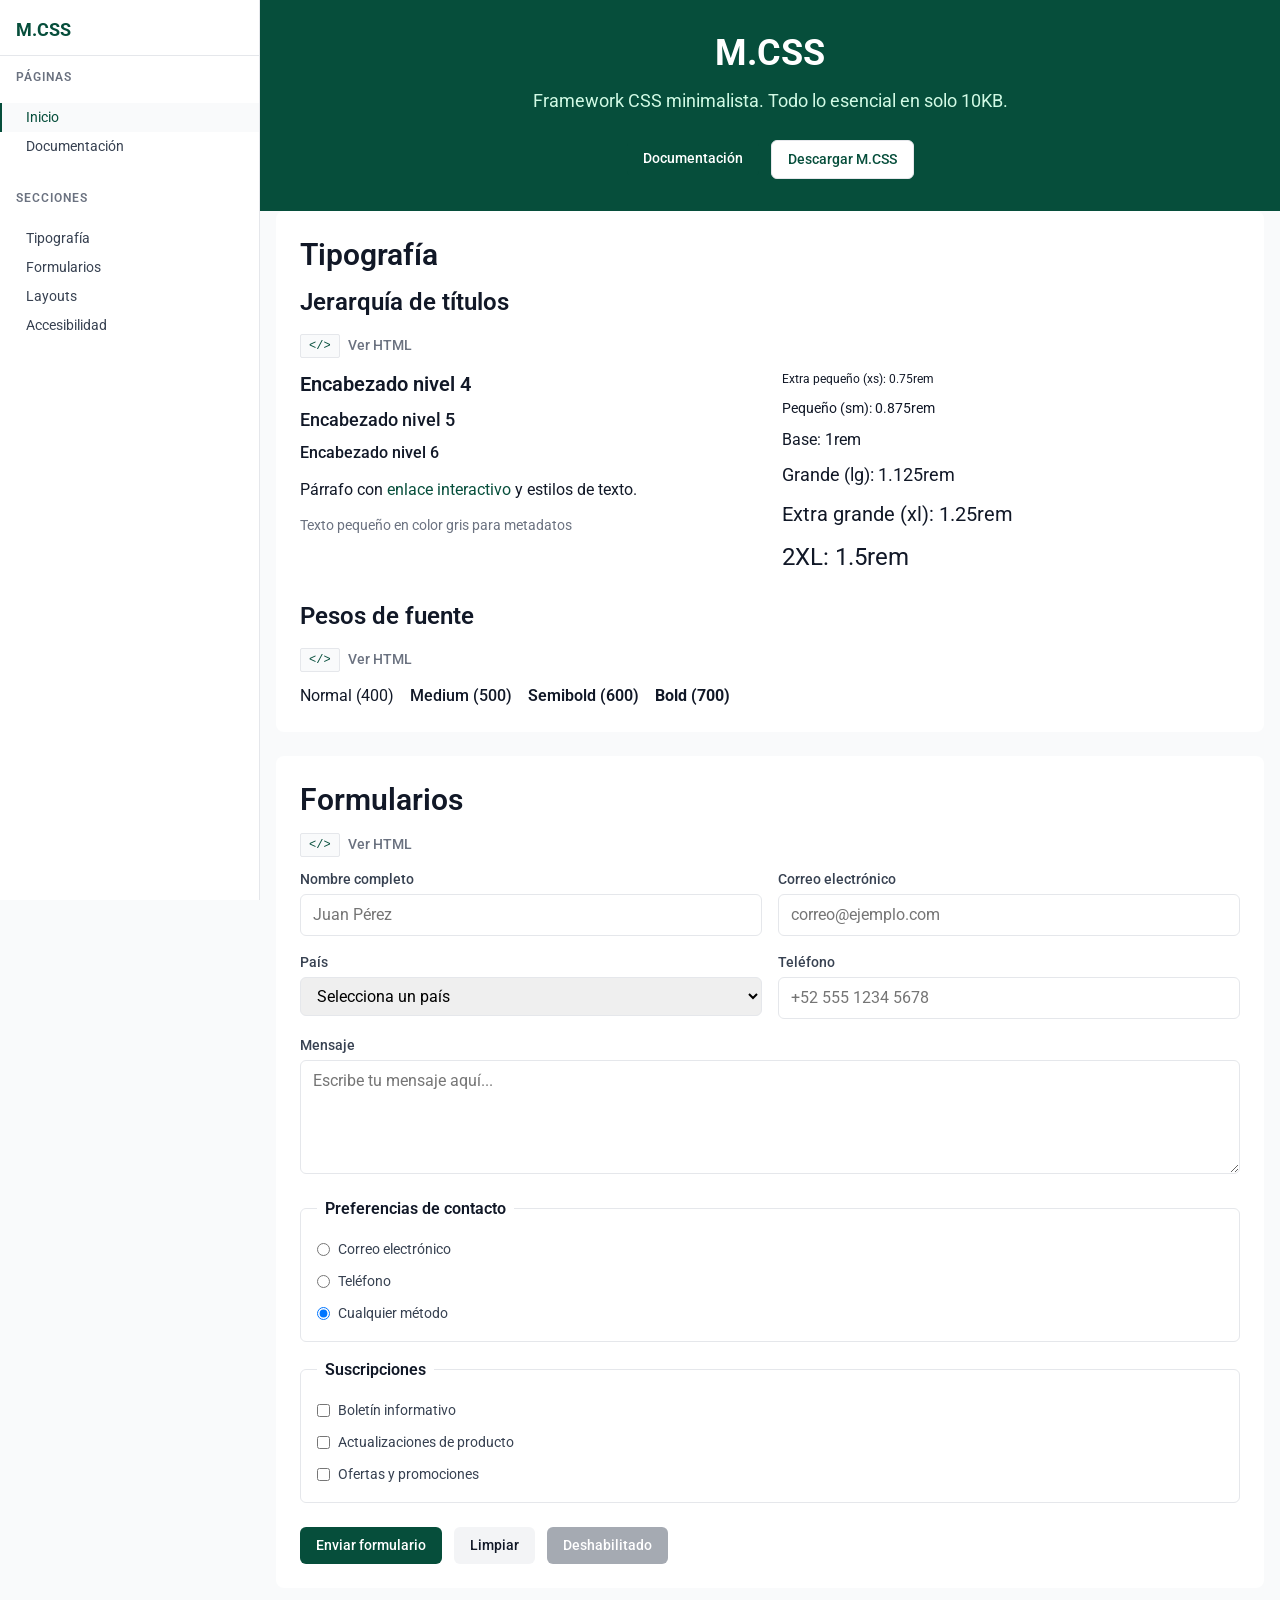
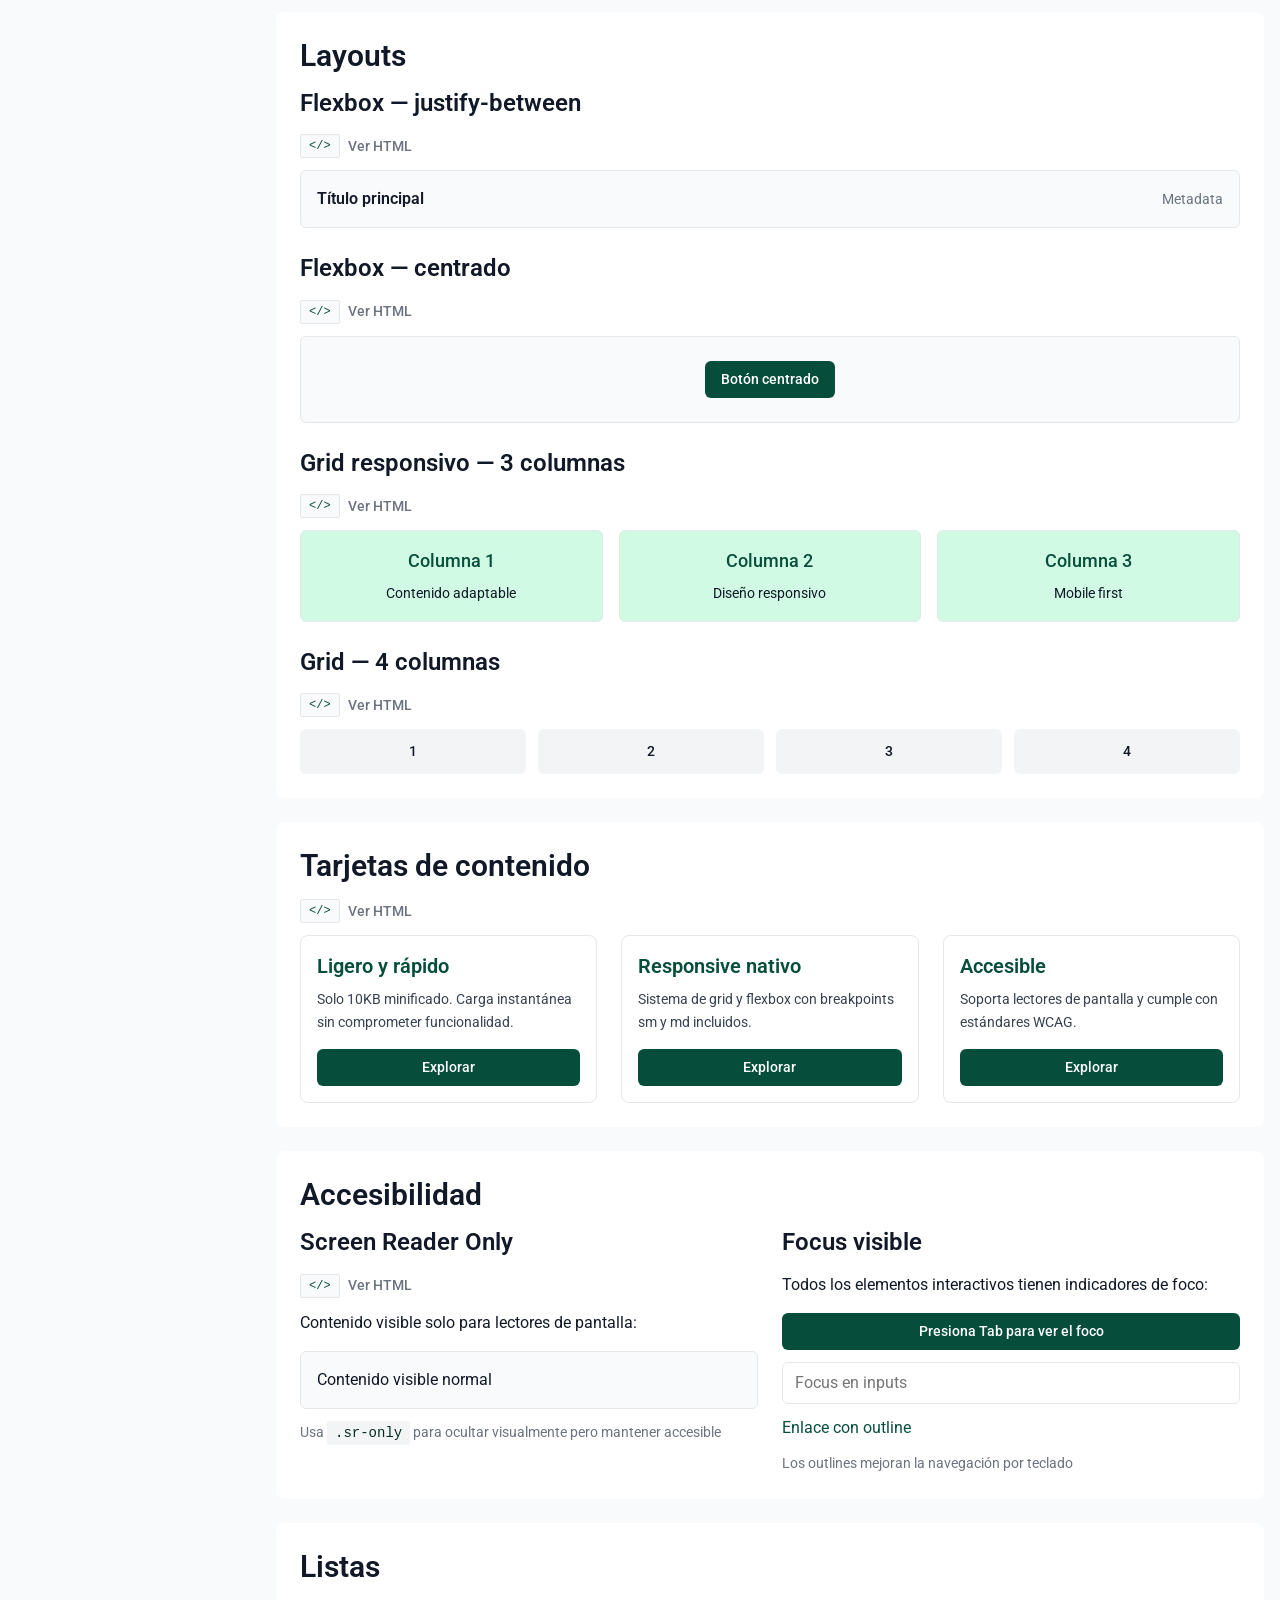
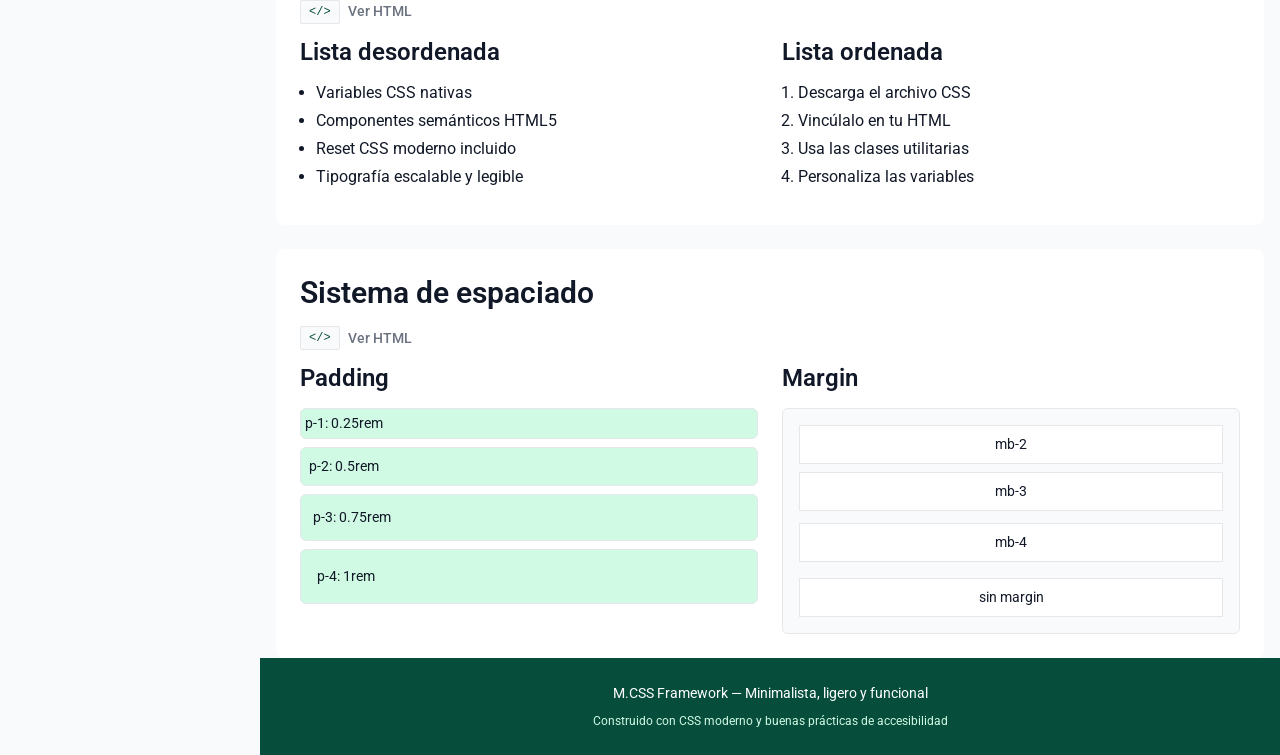
<file: index.html>
<!DOCTYPE html>
<html lang="es">
<head>
  <meta charset="UTF-8">
  <meta name="viewport" content="width=device-width,initial-scale=1.0">
  <title>M.CSS — Framework CSS Minimalista</title>
  <link href="https://fonts.googleapis.com/css2?family=Roboto:wght@400;500;600;700&display=swap" rel="stylesheet">
  <link rel="stylesheet" href="./m.min.css">
  <link rel="stylesheet" href="./custom.css">
</head>
<body class="bg-gray-50">

  <!-- Hero -->
  <header class="bg-primary text-white py-8">
    <div class="container max-w-4xl text-center">
      <h1 class="text-4xl font-bold mb-3">M.CSS</h1>
      <p class="text-lg mb-6" style="color:var(--color-primary-light)">Framework CSS minimalista. Todo lo esencial en solo 10KB.</p>
      <div class="flex flex-wrap gap-3 justify-center">
        <a href="doc.html"><button type="button">Documentación</button></a>
        <button type="button" class="bg-white text-primary border" onclick="downloadCSS()">Descargar M.CSS</button>
      </div>
    </div>
  </header>

  <main class="container my-8">

    <!-- Tipografía -->
    <section id="typography" class="bg-white p-6 rounded-lg mb-6">
      <h2>Tipografía</h2>

      <h3>Jerarquía de títulos</h3>
      <input type="checkbox" id="sn-typography-headings" class="snippet-toggle">
      <label for="sn-typography-headings" class="snippet-label">Ver HTML</label>
      <div class="snippet-code"><div class="code-block">&lt;h1&gt;Encabezado nivel 1&lt;/h1&gt;
&lt;h2&gt;Encabezado nivel 2&lt;/h2&gt;
&lt;h3&gt;Encabezado nivel 3&lt;/h3&gt;
&lt;h4&gt;Encabezado nivel 4&lt;/h4&gt;
&lt;h5&gt;Encabezado nivel 5&lt;/h5&gt;
&lt;h6&gt;Encabezado nivel 6&lt;/h6&gt;</div></div>
      <div class="grid grid-cols-1 md:grid-cols-2 gap-6 mb-6">
        <div>
          <h4 class="mb-2">Encabezado nivel 4</h4>
          <h5 class="mb-2">Encabezado nivel 5</h5>
          <h6 class="mb-3">Encabezado nivel 6</h6>
          <p>Párrafo con <a href="#typography">enlace interactivo</a> y estilos de texto.</p>
          <p class="text-sm text-gray-500 mb-0">Texto pequeño en color gris para metadatos</p>
        </div>
        <div>
          <p class="text-xs mb-2">Extra pequeño (xs): 0.75rem</p>
          <p class="text-sm mb-2">Pequeño (sm): 0.875rem</p>
          <p class="text-base mb-2">Base: 1rem</p>
          <p class="text-lg mb-2">Grande (lg): 1.125rem</p>
          <p class="text-xl mb-2">Extra grande (xl): 1.25rem</p>
          <p class="text-2xl mb-0">2XL: 1.5rem</p>
        </div>
      </div>

      <h3>Pesos de fuente</h3>
      <input type="checkbox" id="sn-font-weights" class="snippet-toggle">
      <label for="sn-font-weights" class="snippet-label">Ver HTML</label>
      <div class="snippet-code"><div class="code-block">&lt;span class="font-normal"&gt;Normal (400)&lt;/span&gt;
&lt;span class="font-medium"&gt;Medium (500)&lt;/span&gt;
&lt;span class="font-semibold"&gt;Semibold (600)&lt;/span&gt;
&lt;span class="font-bold"&gt;Bold (700)&lt;/span&gt;</div></div>
      <div class="flex flex-wrap gap-4">
        <span class="font-normal">Normal (400)</span>
        <span class="font-medium">Medium (500)</span>
        <span class="font-semibold">Semibold (600)</span>
        <span class="font-bold">Bold (700)</span>
      </div>
    </section>

    <!-- Formularios -->
    <section id="forms" class="bg-white p-6 rounded-lg mb-6">
      <h2>Formularios</h2>

      <input type="checkbox" id="sn-forms" class="snippet-toggle">
      <label for="sn-forms" class="snippet-label">Ver HTML</label>
      <div class="snippet-code"><div class="code-block">&lt;div class="grid grid-cols-1 md:grid-cols-2 gap-4 mb-4"&gt;
  &lt;div&gt;
    &lt;label for="name"&gt;Nombre completo&lt;/label&gt;
    &lt;input type="text" id="name" placeholder="Juan Pérez"&gt;
  &lt;/div&gt;
  &lt;div&gt;
    &lt;label for="email"&gt;Correo electrónico&lt;/label&gt;
    &lt;input type="email" id="email" placeholder="correo@ejemplo.com"&gt;
  &lt;/div&gt;
&lt;/div&gt;
&lt;fieldset&gt;
  &lt;legend&gt;Preferencias de contacto&lt;/legend&gt;
  &lt;div&gt;&lt;input type="radio" id="r1" name="m"&gt;&lt;label for="r1"&gt;Email&lt;/label&gt;&lt;/div&gt;
  &lt;div&gt;&lt;input type="radio" id="r2" name="m"&gt;&lt;label for="r2"&gt;Teléfono&lt;/label&gt;&lt;/div&gt;
&lt;/fieldset&gt;
&lt;button type="submit"&gt;Enviar&lt;/button&gt;</div></div>

      <form>
        <div class="grid grid-cols-1 md:grid-cols-2 gap-4 mb-4">
          <div><label for="name">Nombre completo</label><input type="text" id="name" name="name" placeholder="Juan Pérez"></div>
          <div><label for="email">Correo electrónico</label><input type="email" id="email" name="email" placeholder="correo@ejemplo.com"></div>
        </div>
        <div class="grid grid-cols-1 md:grid-cols-2 gap-4 mb-4">
          <div>
            <label for="country">País</label>
            <select id="country" name="country">
              <option value="">Selecciona un país</option>
              <option value="mx">México</option>
              <option value="es">España</option>
              <option value="ar">Argentina</option>
              <option value="co">Colombia</option>
            </select>
          </div>
          <div><label for="phone">Teléfono</label><input type="tel" id="phone" name="phone" placeholder="+52 555 1234 5678"></div>
        </div>
        <div class="mb-4"><label for="message">Mensaje</label><textarea id="message" name="message" rows="4" placeholder="Escribe tu mensaje aquí..."></textarea></div>
        <fieldset class="mb-4">
          <legend>Preferencias de contacto</legend>
          <div class="flex flex-col gap-2">
            <div><input type="radio" id="contact-email" name="contact-method" value="email"><label for="contact-email">Correo electrónico</label></div>
            <div><input type="radio" id="contact-phone" name="contact-method" value="phone"><label for="contact-phone">Teléfono</label></div>
            <div><input type="radio" id="contact-any" name="contact-method" value="any" checked><label for="contact-any">Cualquier método</label></div>
          </div>
        </fieldset>
        <fieldset>
          <legend>Suscripciones</legend>
          <div class="flex flex-col gap-2">
            <div><input type="checkbox" id="newsletter" name="newsletter"><label for="newsletter">Boletín informativo</label></div>
            <div><input type="checkbox" id="updates" name="updates"><label for="updates">Actualizaciones de producto</label></div>
            <div><input type="checkbox" id="promotions" name="promotions"><label for="promotions">Ofertas y promociones</label></div>
          </div>
        </fieldset>
        <div class="flex flex-wrap gap-3 mt-6">
          <button type="submit">Enviar formulario</button>
          <button type="reset" class="bg-gray-100 text-gray-900">Limpiar</button>
          <button type="button" disabled>Deshabilitado</button>
        </div>
      </form>
    </section>

    <!-- Layouts -->
    <section id="layouts" class="bg-white p-6 rounded-lg mb-6">
      <h2>Layouts</h2>

      <h3>Flexbox — justify-between</h3>
      <input type="checkbox" id="sn-flex-between" class="snippet-toggle">
      <label for="sn-flex-between" class="snippet-label">Ver HTML</label>
      <div class="snippet-code"><div class="code-block">&lt;div class="flex justify-between items-center bg-gray-50 p-4 rounded-md border"&gt;
  &lt;span class="font-semibold"&gt;Título principal&lt;/span&gt;
  &lt;small&gt;Metadata&lt;/small&gt;
&lt;/div&gt;</div></div>
      <div class="flex justify-between items-center bg-gray-50 p-4 rounded-md border mb-6">
        <span class="font-semibold">Título principal</span><small>Metadata</small>
      </div>

      <h3>Flexbox — centrado</h3>
      <input type="checkbox" id="sn-flex-center" class="snippet-toggle">
      <label for="sn-flex-center" class="snippet-label">Ver HTML</label>
      <div class="snippet-code"><div class="code-block">&lt;div class="flex justify-center items-center bg-gray-50 p-6 rounded-md border"&gt;
  &lt;button type="button"&gt;Botón centrado&lt;/button&gt;
&lt;/div&gt;</div></div>
      <div class="flex justify-center items-center bg-gray-50 p-6 rounded-md border mb-6">
        <button type="button">Botón centrado</button>
      </div>

      <h3>Grid responsivo — 3 columnas</h3>
      <input type="checkbox" id="sn-grid-3" class="snippet-toggle">
      <label for="sn-grid-3" class="snippet-label">Ver HTML</label>
      <div class="snippet-code"><div class="code-block">&lt;div class="grid grid-cols-1 sm:grid-cols-2 md:grid-cols-3 gap-4"&gt;
  &lt;div class="bg-primary-light p-4 rounded-md text-center border border-primary"&gt;
    &lt;h5 class="text-primary mb-2"&gt;Columna 1&lt;/h5&gt;
    &lt;p class="text-sm mb-0"&gt;Contenido adaptable&lt;/p&gt;
  &lt;/div&gt;
  ...
&lt;/div&gt;</div></div>
      <div class="grid grid-cols-1 sm:grid-cols-2 md:grid-cols-3 gap-4 mb-6">
        <div class="bg-primary-light p-4 rounded-md text-center border border-primary">
          <h5 class="text-primary mb-2">Columna 1</h5><p class="text-sm mb-0">Contenido adaptable</p>
        </div>
        <div class="bg-primary-light p-4 rounded-md text-center border border-primary">
          <h5 class="text-primary mb-2">Columna 2</h5><p class="text-sm mb-0">Diseño responsivo</p>
        </div>
        <div class="bg-primary-light p-4 rounded-md text-center border border-primary">
          <h5 class="text-primary mb-2">Columna 3</h5><p class="text-sm mb-0">Mobile first</p>
        </div>
      </div>

      <h3>Grid — 4 columnas</h3>
      <input type="checkbox" id="sn-grid-4" class="snippet-toggle">
      <label for="sn-grid-4" class="snippet-label">Ver HTML</label>
      <div class="snippet-code"><div class="code-block">&lt;div class="grid grid-cols-2 md:grid-cols-4 gap-3"&gt;
  &lt;div class="bg-gray-100 p-3 rounded-md text-center text-sm font-medium"&gt;1&lt;/div&gt;
  ...
&lt;/div&gt;</div></div>
      <div class="grid grid-cols-2 md:grid-cols-4 gap-3">
        <div class="bg-gray-100 p-3 rounded-md text-center text-sm font-medium">1</div>
        <div class="bg-gray-100 p-3 rounded-md text-center text-sm font-medium">2</div>
        <div class="bg-gray-100 p-3 rounded-md text-center text-sm font-medium">3</div>
        <div class="bg-gray-100 p-3 rounded-md text-center text-sm font-medium">4</div>
      </div>
    </section>

    <!-- Tarjetas -->
    <section class="bg-white p-6 rounded-lg mb-6">
      <h2>Tarjetas de contenido</h2>
      <input type="checkbox" id="sn-cards" class="snippet-toggle">
      <label for="sn-cards" class="snippet-label">Ver HTML</label>
      <div class="snippet-code"><div class="code-block">&lt;article class="border rounded-lg p-4"&gt;
  &lt;h4 class="text-primary"&gt;Título&lt;/h4&gt;
  &lt;p class="text-sm text-gray-700 mb-4"&gt;Descripción del elemento.&lt;/p&gt;
  &lt;button type="button" class="w-full"&gt;Acción&lt;/button&gt;
&lt;/article&gt;</div></div>
      <div class="grid grid-cols-1 sm:grid-cols-2 md:grid-cols-3 gap-6">
        <article class="border rounded-lg p-4">
          <h4 class="text-primary">Ligero y rápido</h4>
          <p class="text-sm text-gray-700 mb-4">Solo 10KB minificado. Carga instantánea sin comprometer funcionalidad.</p>
          <button type="button" class="w-full">Explorar</button>
        </article>
        <article class="border rounded-lg p-4">
          <h4 class="text-primary">Responsive nativo</h4>
          <p class="text-sm text-gray-700 mb-4">Sistema de grid y flexbox con breakpoints sm y md incluidos.</p>
          <button type="button" class="w-full">Explorar</button>
        </article>
        <article class="border rounded-lg p-4">
          <h4 class="text-primary">Accesible</h4>
          <p class="text-sm text-gray-700 mb-4">Soporta lectores de pantalla y cumple con estándares WCAG.</p>
          <button type="button" class="w-full">Explorar</button>
        </article>
      </div>
    </section>

    <!-- Accesibilidad -->
    <section id="accessibility" class="bg-white p-6 rounded-lg mb-6">
      <h2>Accesibilidad</h2>
      <div class="grid grid-cols-1 md:grid-cols-2 gap-6">
        <div>
          <h3>Screen Reader Only</h3>
          <input type="checkbox" id="sn-sr-only" class="snippet-toggle">
          <label for="sn-sr-only" class="snippet-label">Ver HTML</label>
          <div class="snippet-code"><div class="code-block">&lt;span class="sr-only"&gt;Solo lectores de pantalla&lt;/span&gt;
&lt;span&gt;Contenido visible normal&lt;/span&gt;</div></div>
          <p class="mb-4">Contenido visible solo para lectores de pantalla:</p>
          <div class="bg-gray-50 p-4 rounded-md border">
            <span class="sr-only">Este texto solo es visible para lectores de pantalla</span>
            <span>Contenido visible normal</span>
          </div>
          <p class="text-sm text-gray-500 mt-3 mb-0">Usa <code>.sr-only</code> para ocultar visualmente pero mantener accesible</p>
        </div>
        <div>
          <h3>Focus visible</h3>
          <p class="mb-4">Todos los elementos interactivos tienen indicadores de foco:</p>
          <div class="flex flex-col gap-3">
            <button type="button">Presiona Tab para ver el foco</button>
            <input type="text" placeholder="Focus en inputs">
            <a href="#accessibility" class="inline-block">Enlace con outline</a>
          </div>
          <p class="text-sm text-gray-500 mt-3 mb-0">Los outlines mejoran la navegación por teclado</p>
        </div>
      </div>
    </section>

    <!-- Listas -->
    <section class="bg-white p-6 rounded-lg mb-6">
      <h2>Listas</h2>
      <input type="checkbox" id="sn-lists" class="snippet-toggle">
      <label for="sn-lists" class="snippet-label">Ver HTML</label>
      <div class="snippet-code"><div class="code-block">&lt;ul&gt;
  &lt;li&gt;Variables CSS nativas&lt;/li&gt;
  &lt;li&gt;Componentes semánticos HTML5&lt;/li&gt;
&lt;/ul&gt;
&lt;ol&gt;
  &lt;li&gt;Descarga el archivo CSS&lt;/li&gt;
  &lt;li&gt;Vincula en tu HTML&lt;/li&gt;
&lt;/ol&gt;</div></div>
      <div class="grid grid-cols-1 md:grid-cols-2 gap-6">
        <div>
          <h3>Lista desordenada</h3>
          <ul>
            <li>Variables CSS nativas</li>
            <li>Componentes semánticos HTML5</li>
            <li>Reset CSS moderno incluido</li>
            <li>Tipografía escalable y legible</li>
          </ul>
        </div>
        <div>
          <h3>Lista ordenada</h3>
          <ol>
            <li>Descarga el archivo CSS</li>
            <li>Vincúlalo en tu HTML</li>
            <li>Usa las clases utilitarias</li>
            <li>Personaliza las variables</li>
          </ol>
        </div>
      </div>
    </section>

    <!-- Espaciado -->
    <section class="bg-white p-6 rounded-lg">
      <h2>Sistema de espaciado</h2>
      <input type="checkbox" id="sn-spacing" class="snippet-toggle">
      <label for="sn-spacing" class="snippet-label">Ver HTML</label>
      <div class="snippet-code"><div class="code-block">&lt;div class="bg-primary-light border border-primary p-1 rounded-md"&gt;p-1: 0.25rem&lt;/div&gt;
&lt;div class="bg-primary-light border border-primary p-2 rounded-md"&gt;p-2: 0.5rem&lt;/div&gt;
&lt;div class="bg-primary-light border border-primary p-4 rounded-md"&gt;p-4: 1rem&lt;/div&gt;</div></div>
      <div class="grid grid-cols-1 md:grid-cols-2 gap-6">
        <div>
          <h3>Padding</h3>
          <div class="flex flex-col gap-2">
            <div class="bg-primary-light border border-primary p-1 rounded-md text-sm">p-1: 0.25rem</div>
            <div class="bg-primary-light border border-primary p-2 rounded-md text-sm">p-2: 0.5rem</div>
            <div class="bg-primary-light border border-primary p-3 rounded-md text-sm">p-3: 0.75rem</div>
            <div class="bg-primary-light border border-primary p-4 rounded-md text-sm">p-4: 1rem</div>
          </div>
        </div>
        <div>
          <h3>Margin</h3>
          <div class="bg-gray-50 p-4 rounded-md border">
            <div class="bg-white border p-2 mb-2 text-sm text-center">mb-2</div>
            <div class="bg-white border p-2 mb-3 text-sm text-center">mb-3</div>
            <div class="bg-white border p-2 mb-4 text-sm text-center">mb-4</div>
            <div class="bg-white border p-2 text-sm text-center">sin margin</div>
          </div>
        </div>
      </div>
    </section>

  </main>

  <footer class="bg-primary text-white py-6 mt-8">
    <div class="container text-center">
      <p class="text-sm mb-2">M.CSS Framework — Minimalista, ligero y funcional</p>
      <p class="text-xs mb-0" style="color:var(--color-primary-light)">Construido con CSS moderno y buenas prácticas de accesibilidad</p>
    </div>
  </footer>

  <script src="./nav.js"></script>
  <script>
function downloadCSS() {
  fetch('./m.min.css')
    .then(r => r.blob())
    .then(blob => {
      const a = document.createElement('a');
      a.href = URL.createObjectURL(blob);
      a.download = 'm.min.css';
      a.click();
      URL.revokeObjectURL(a.href);
    });
}
</script>
</body>
</html>
</file>
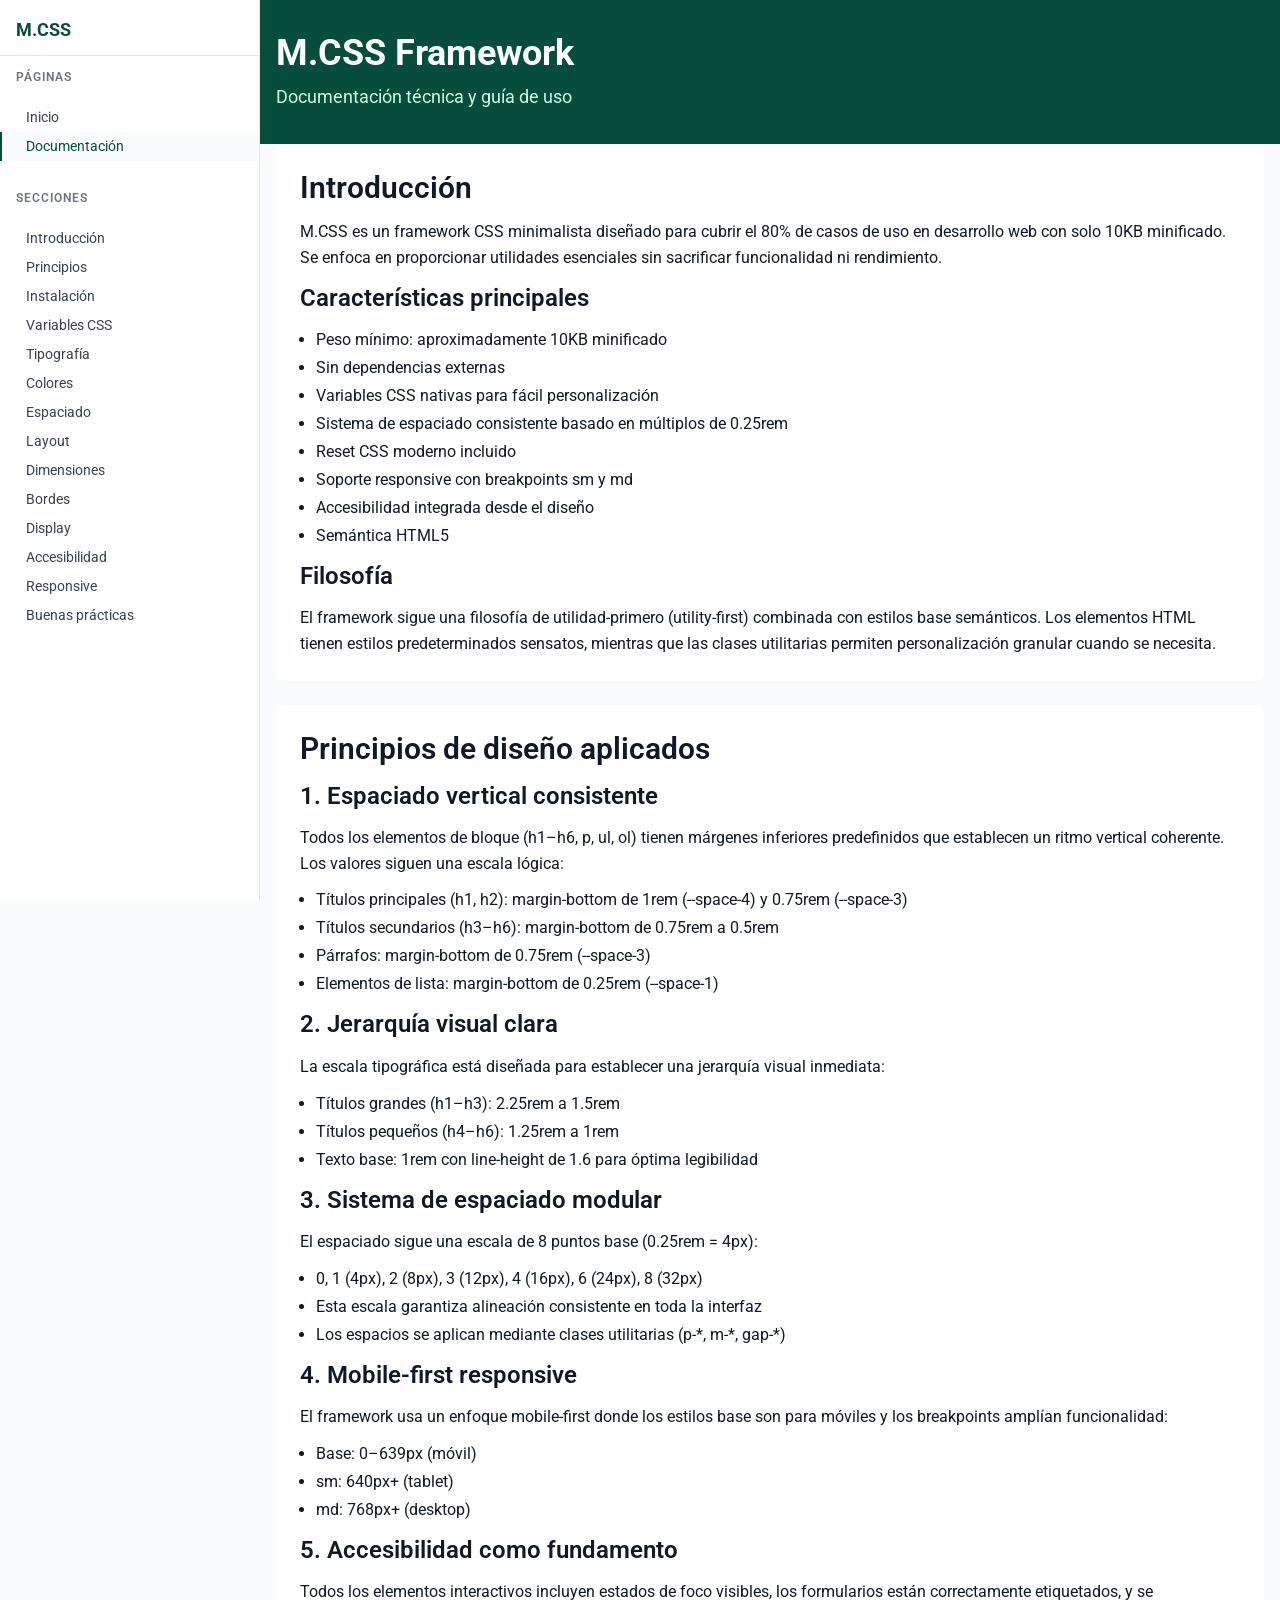
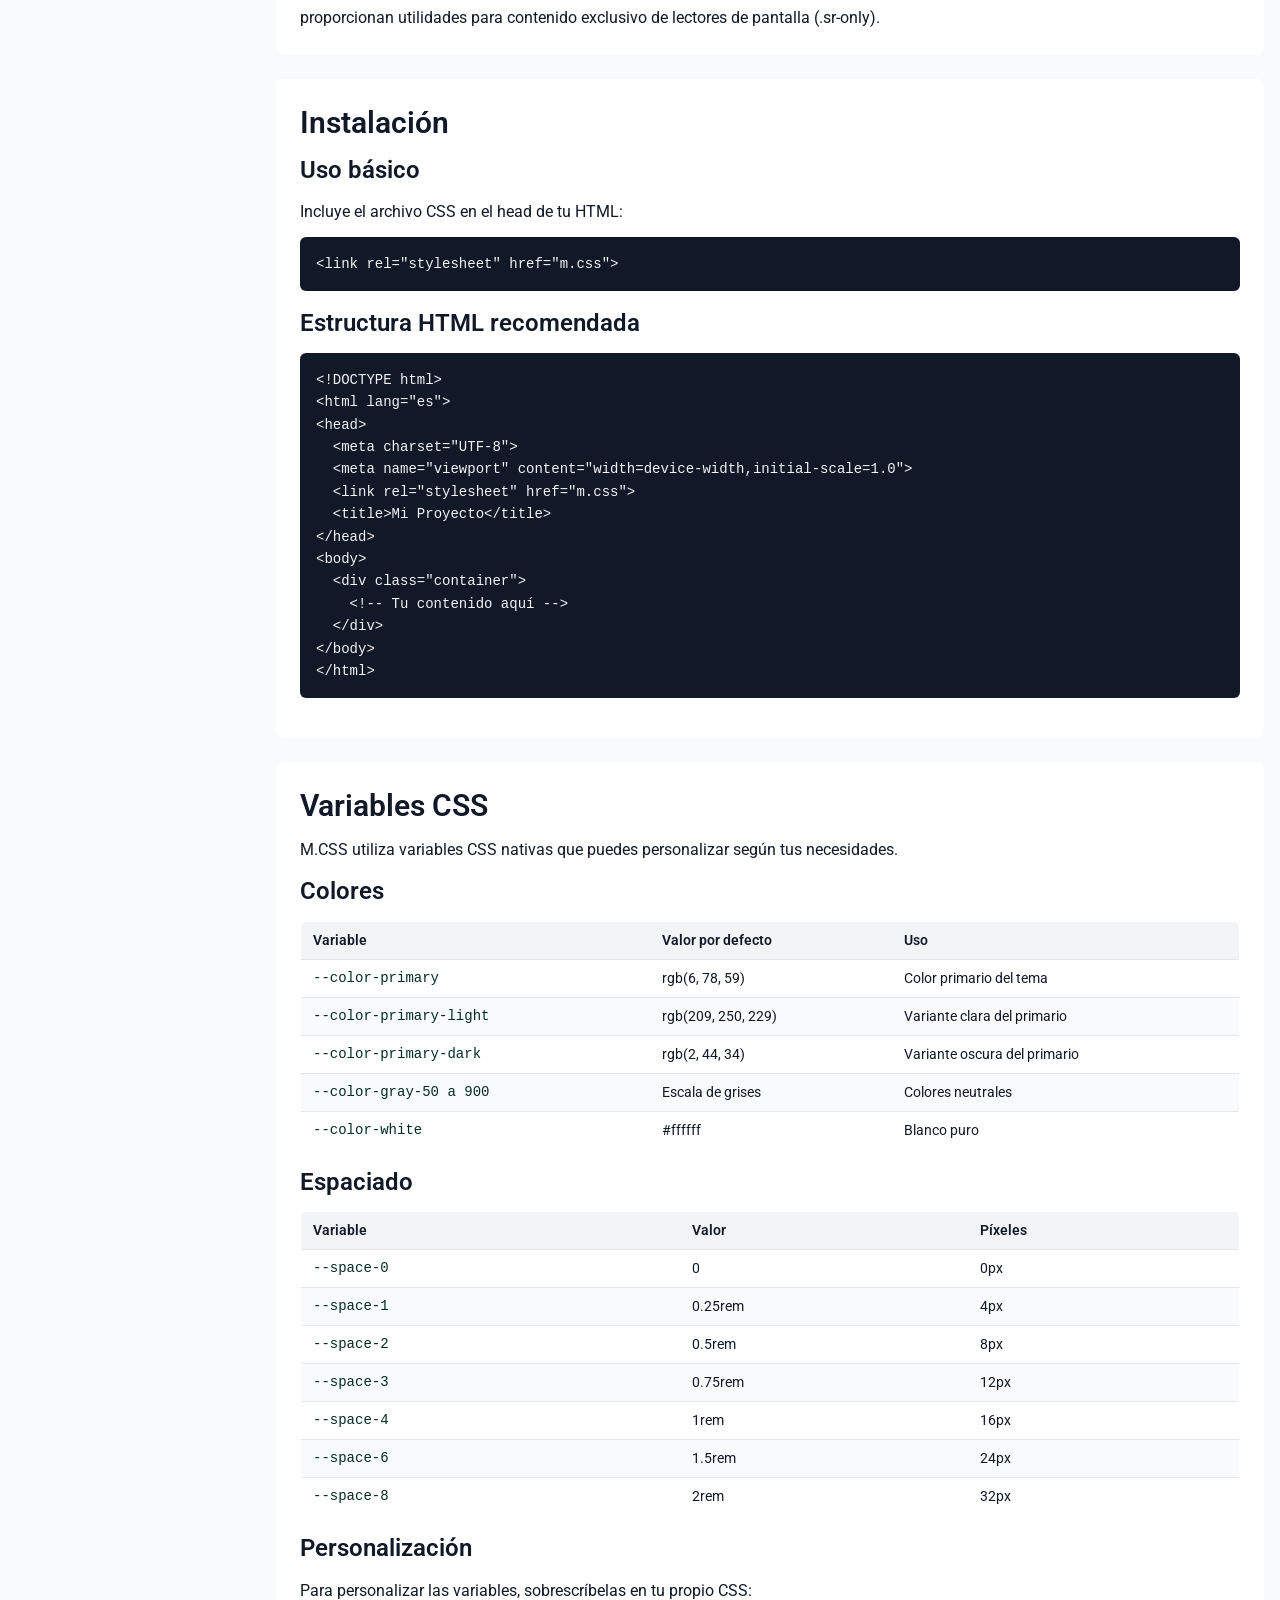
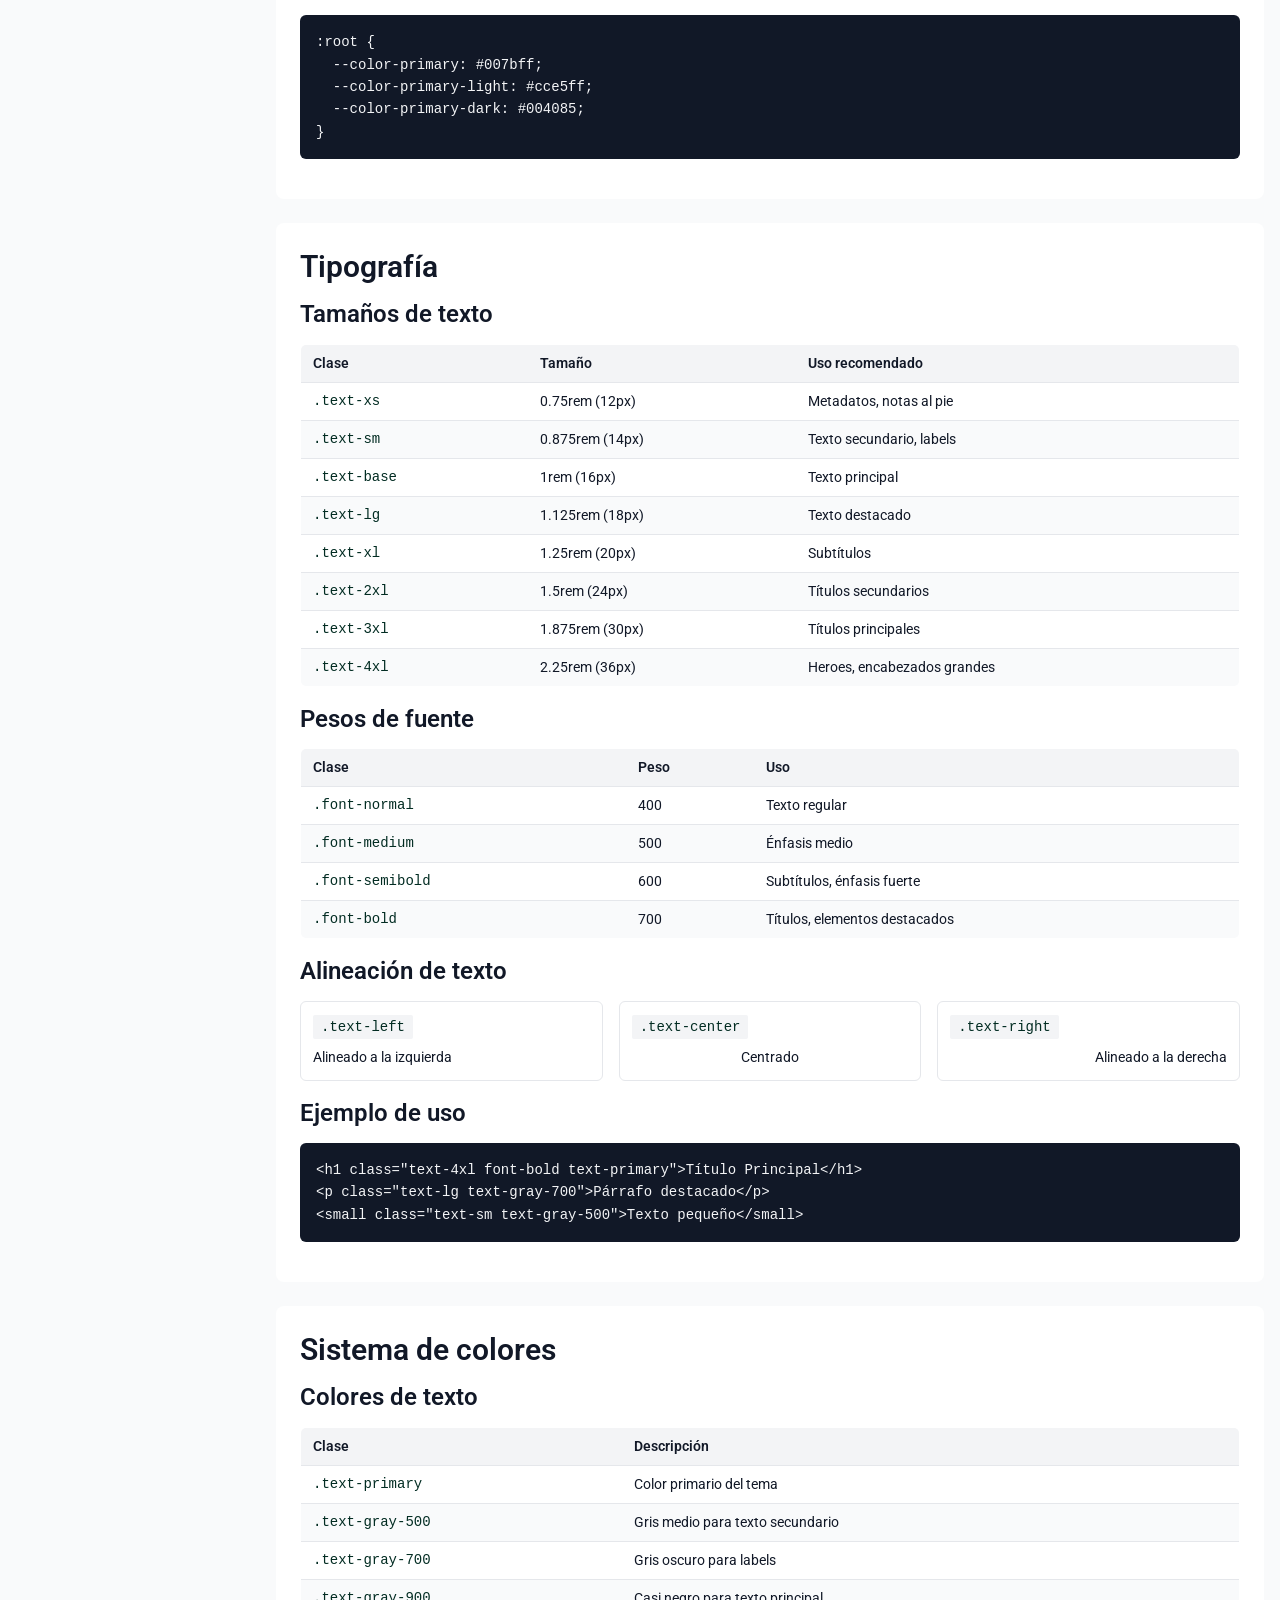
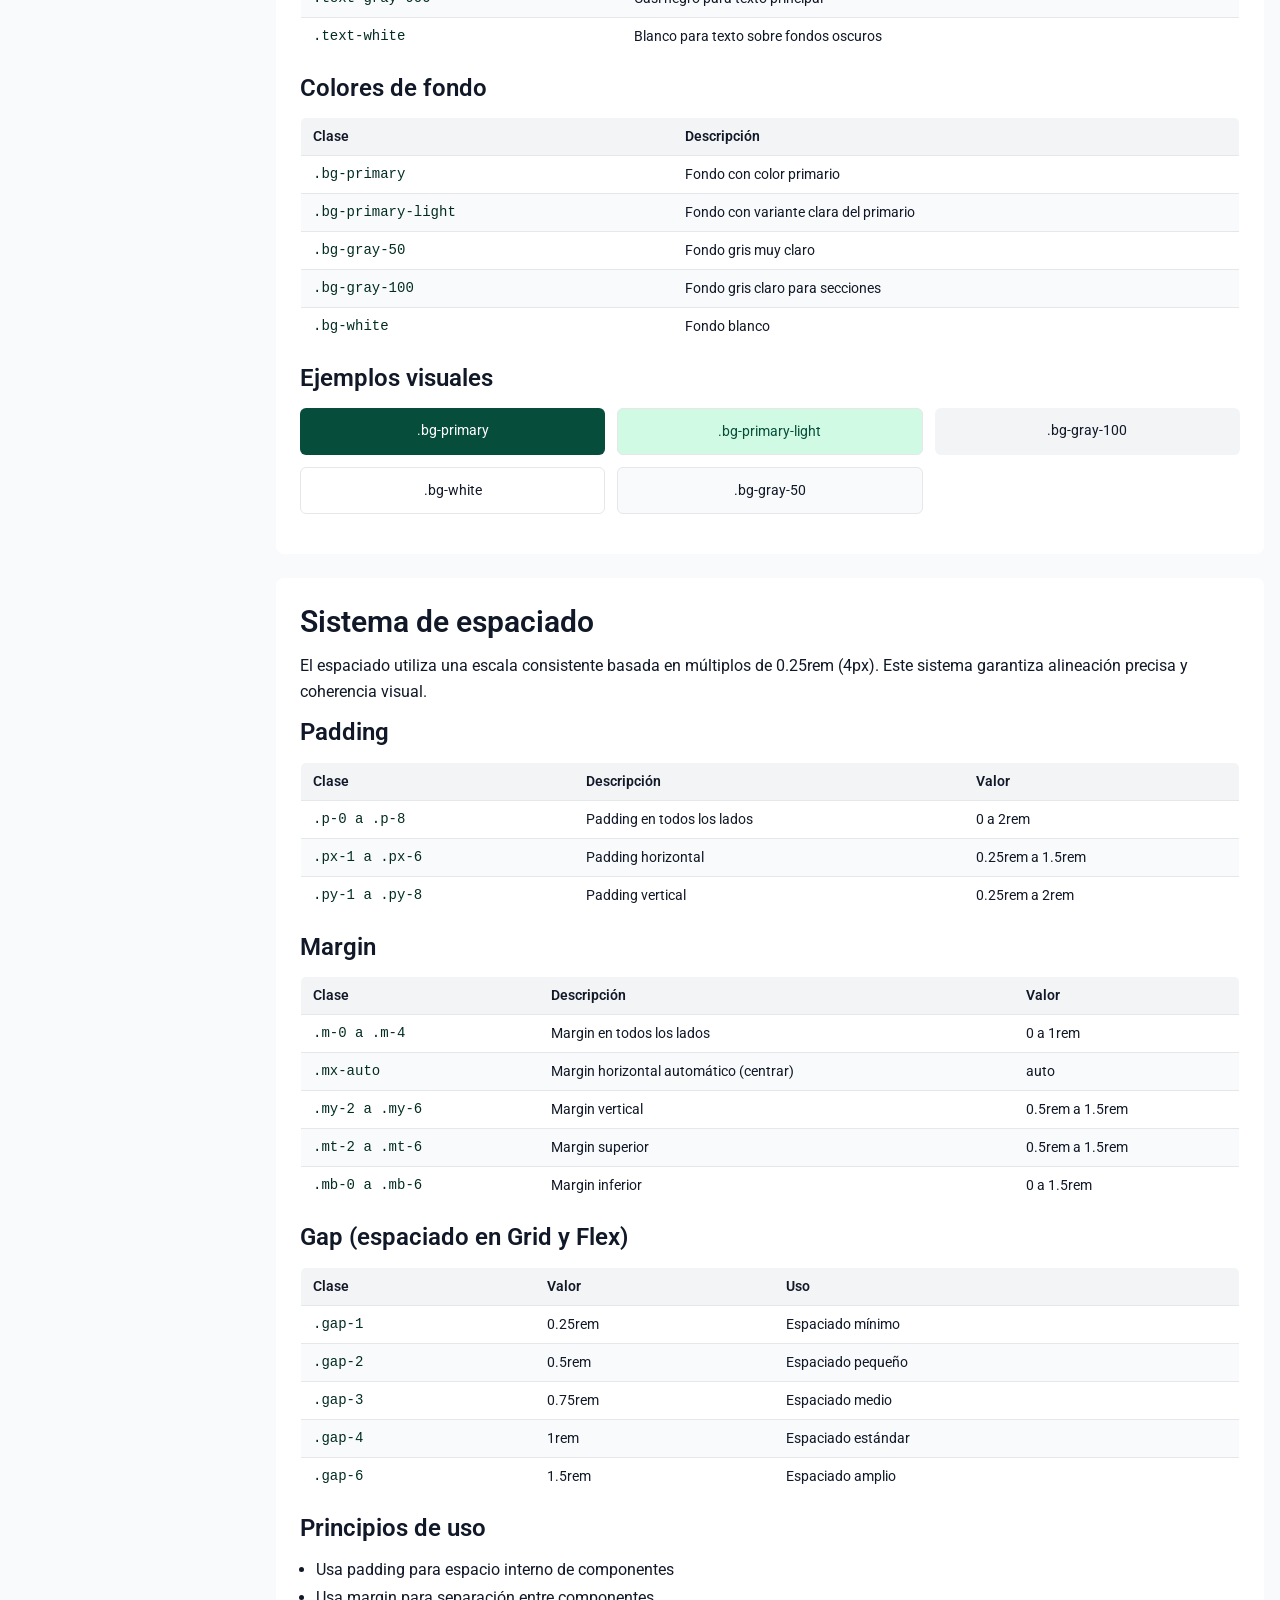
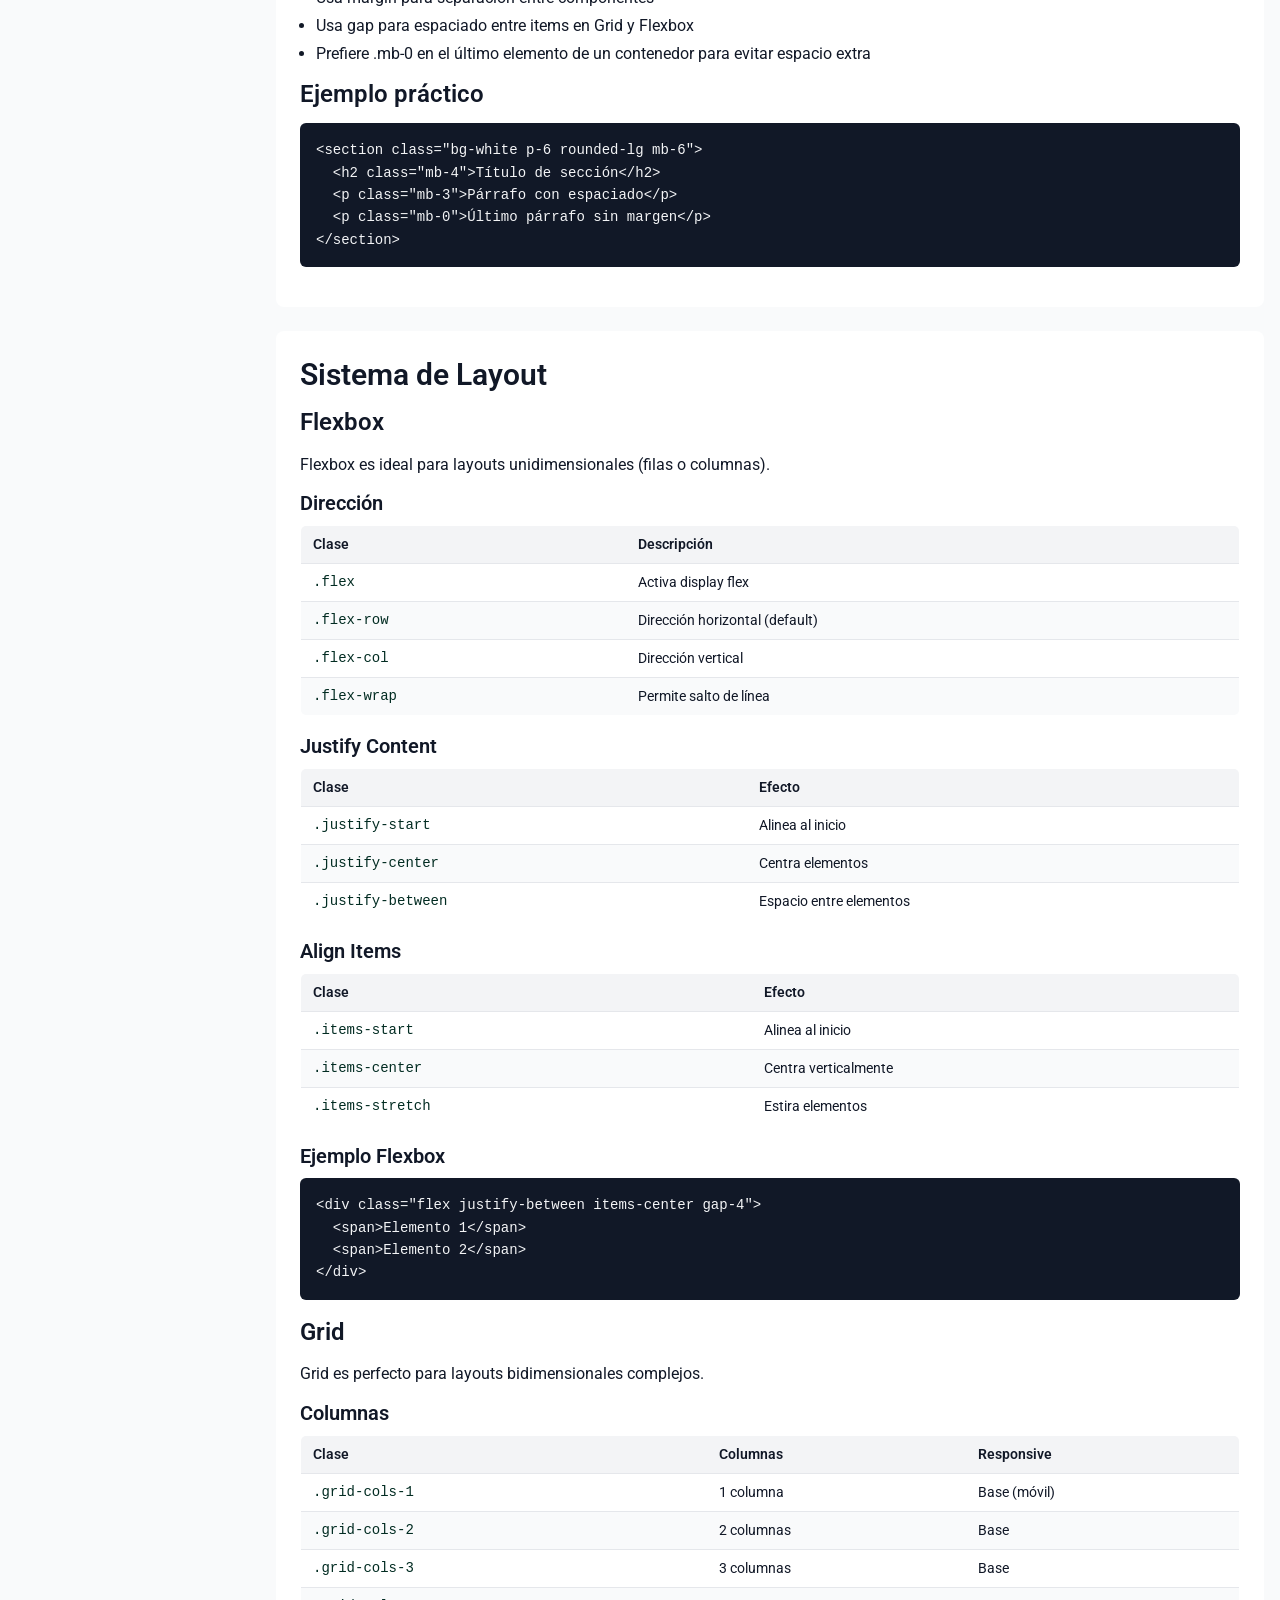
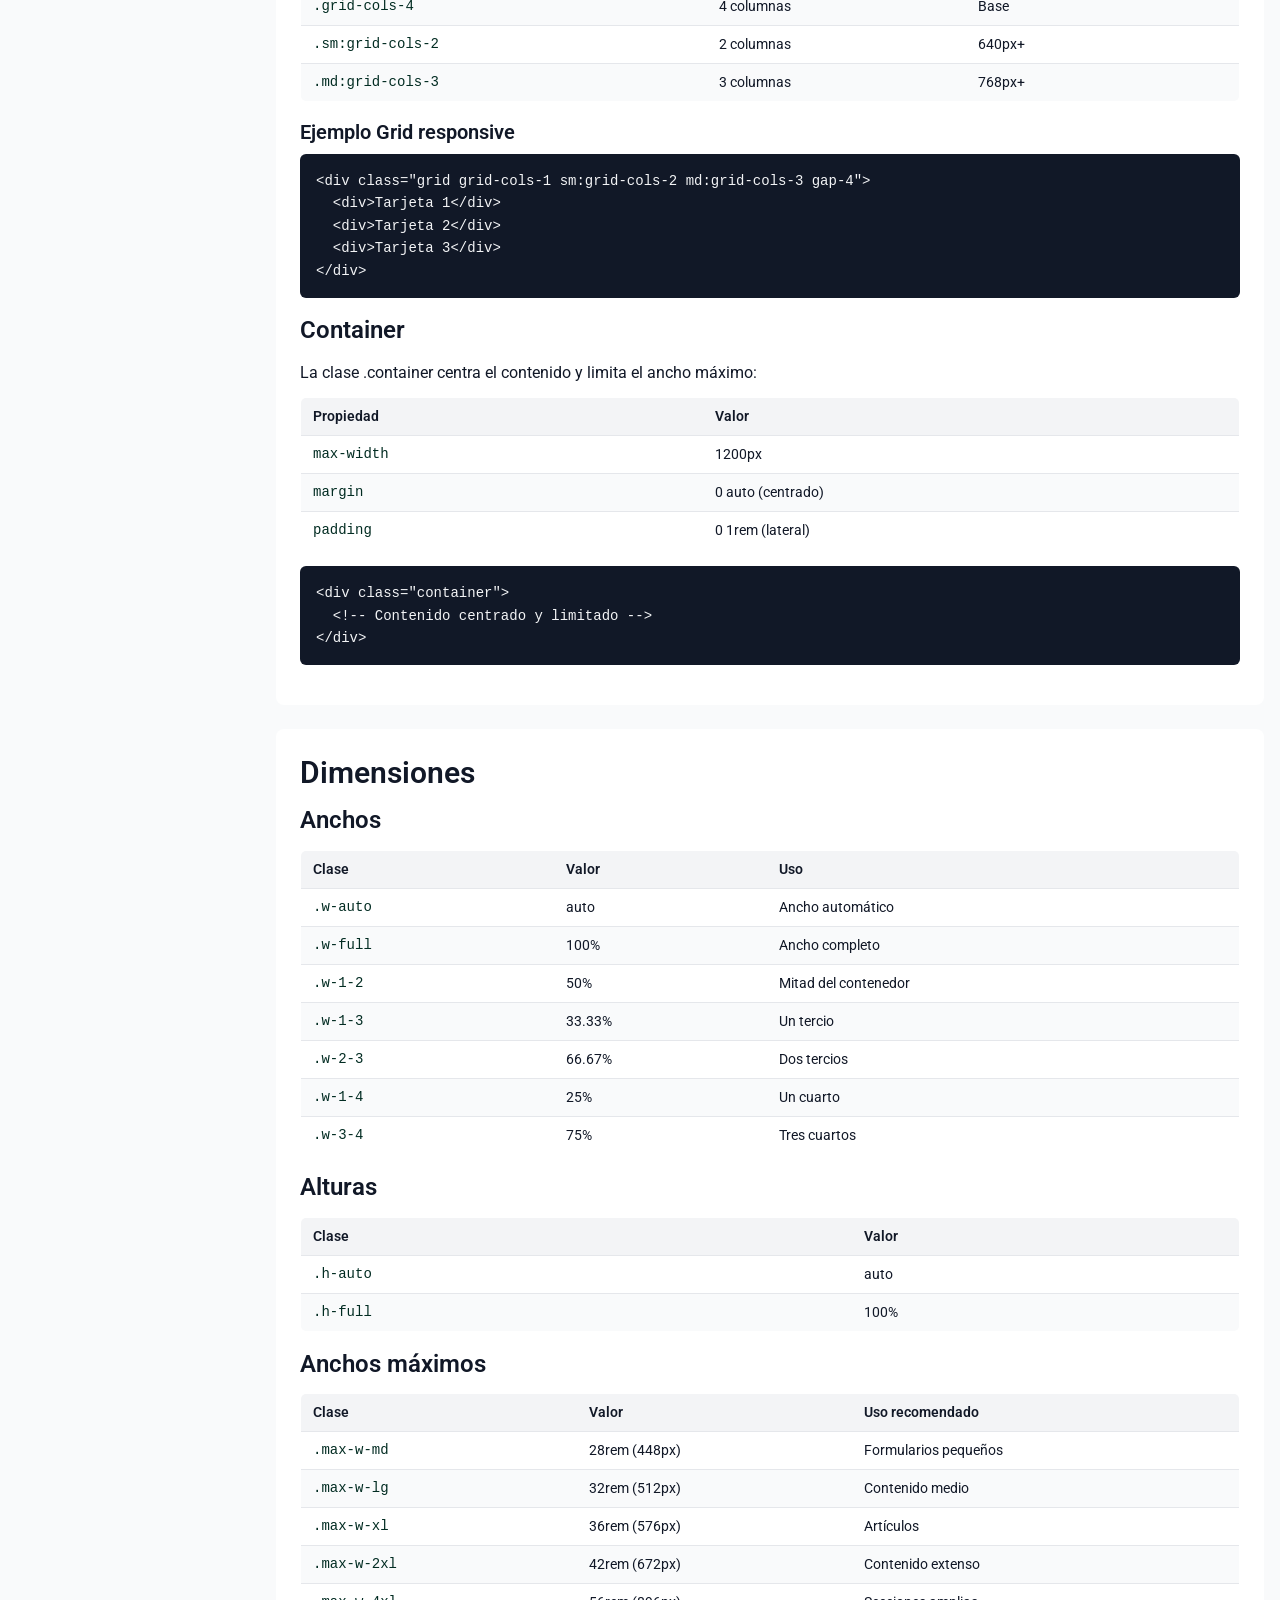
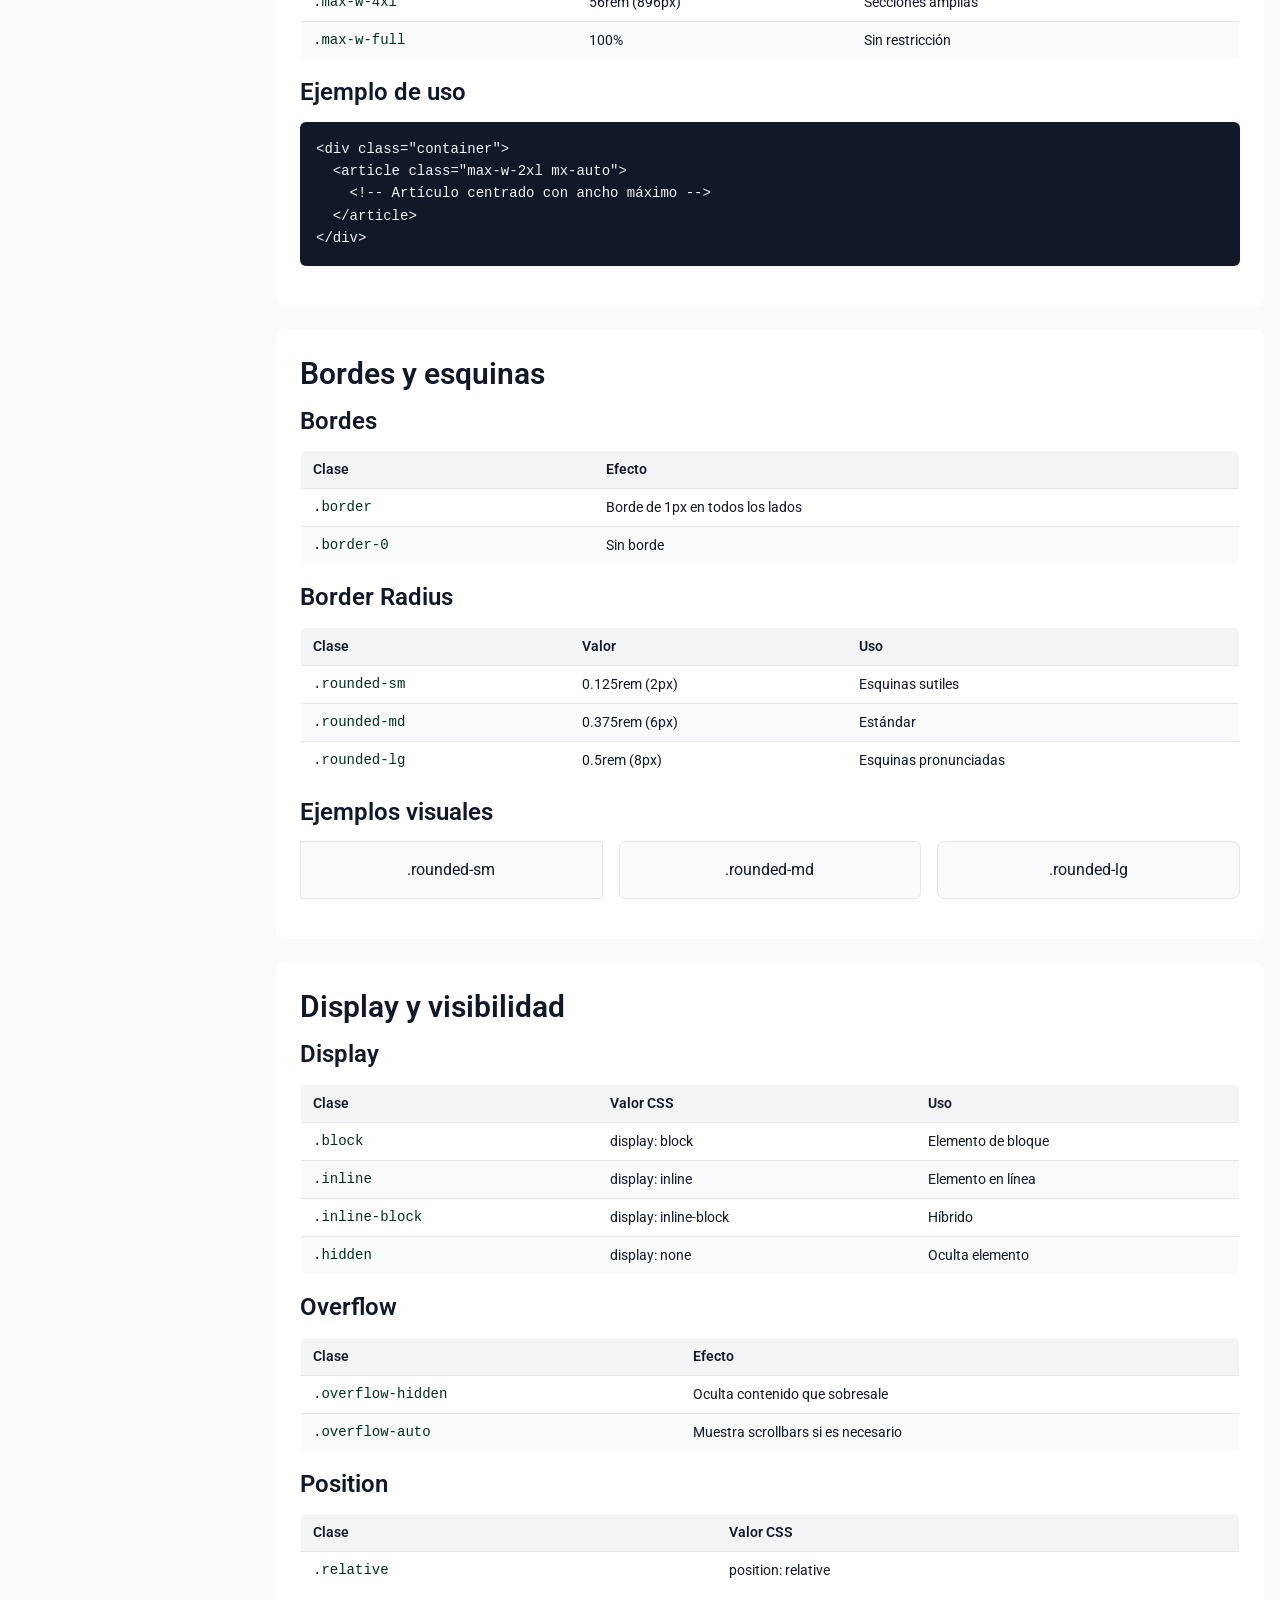
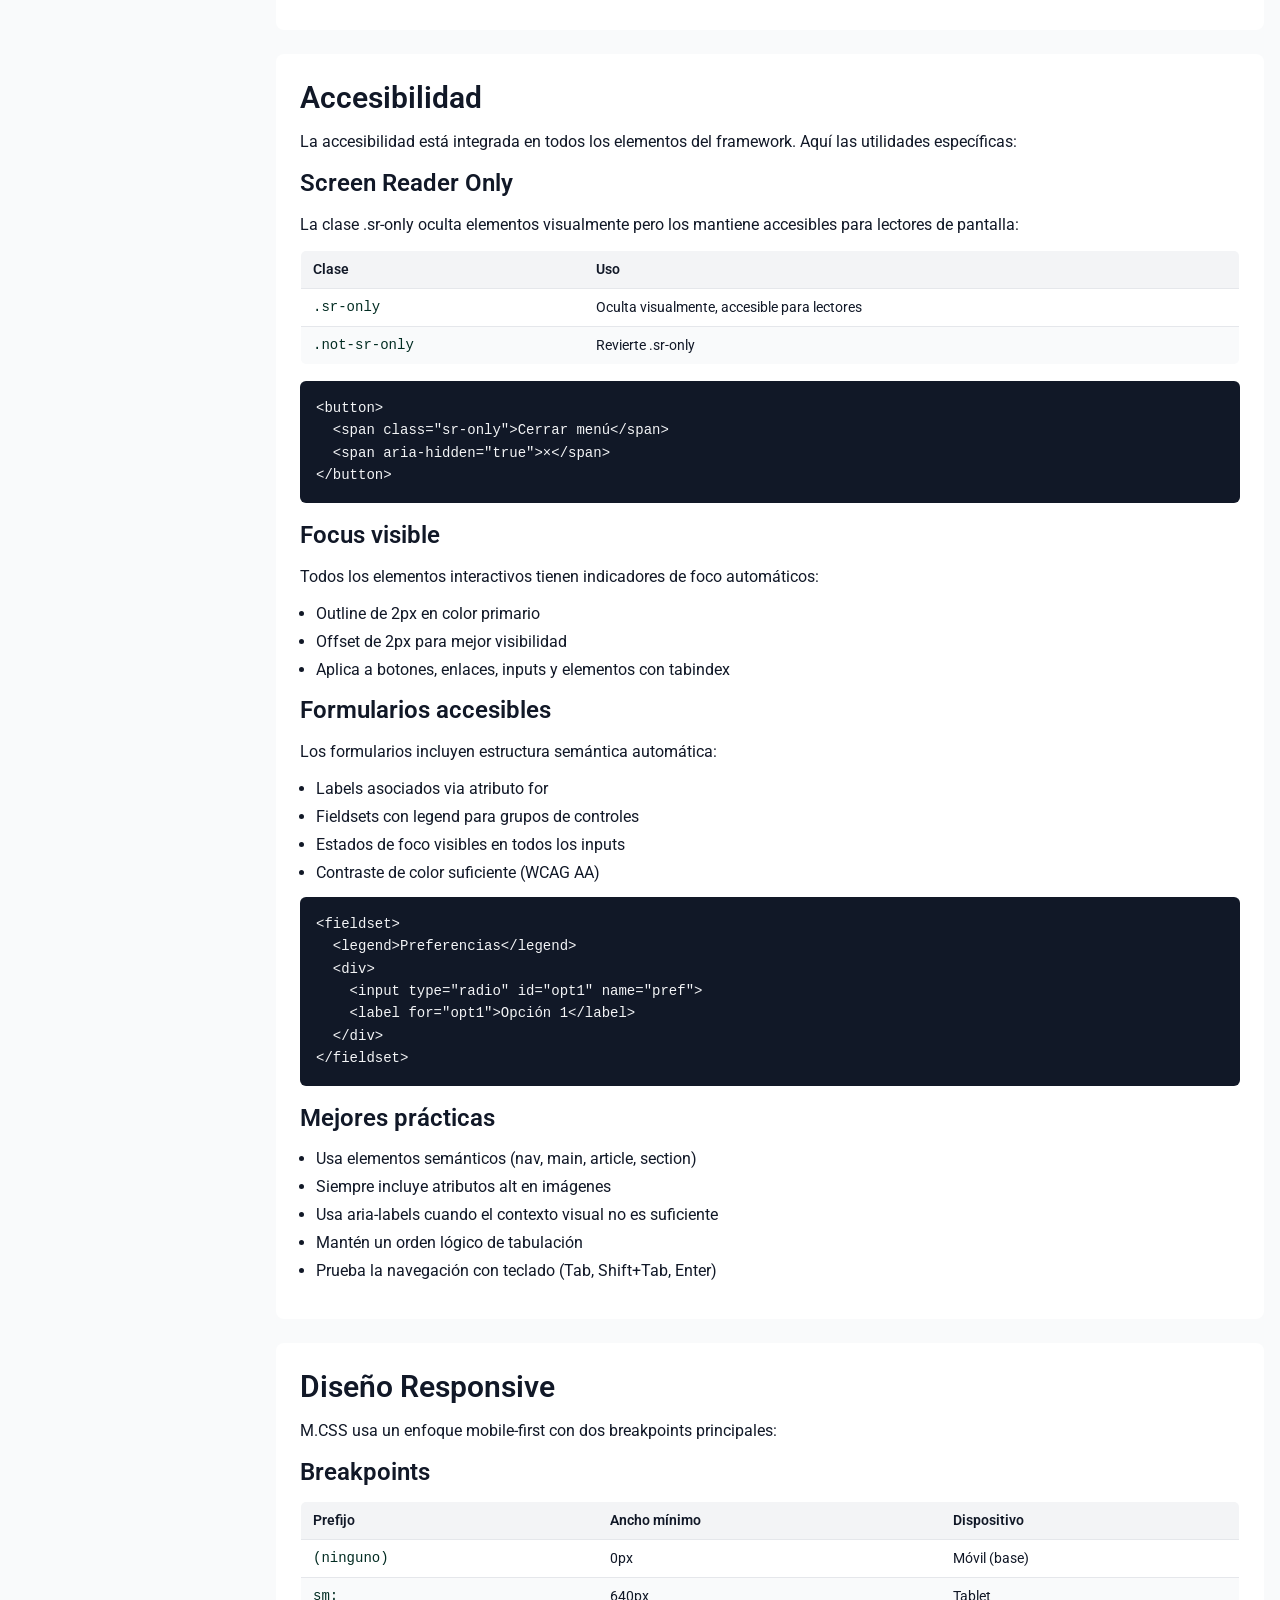
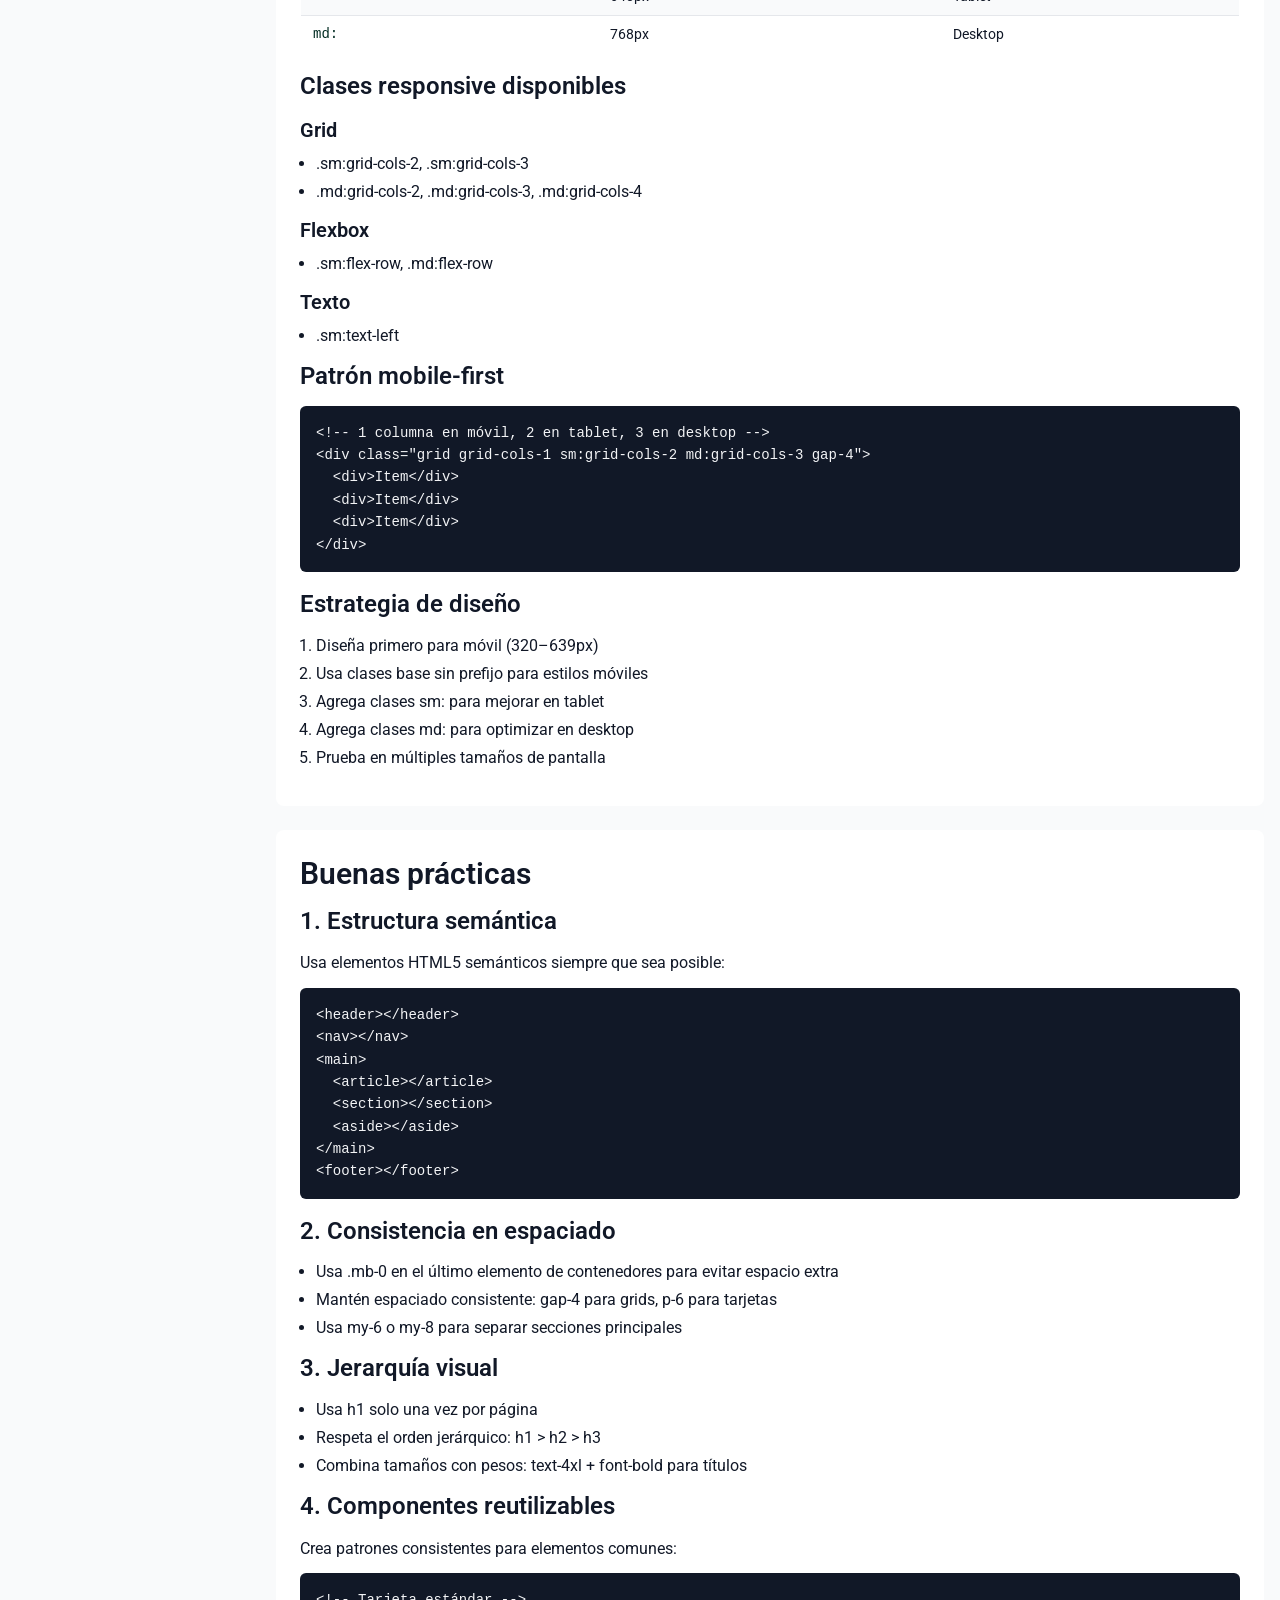
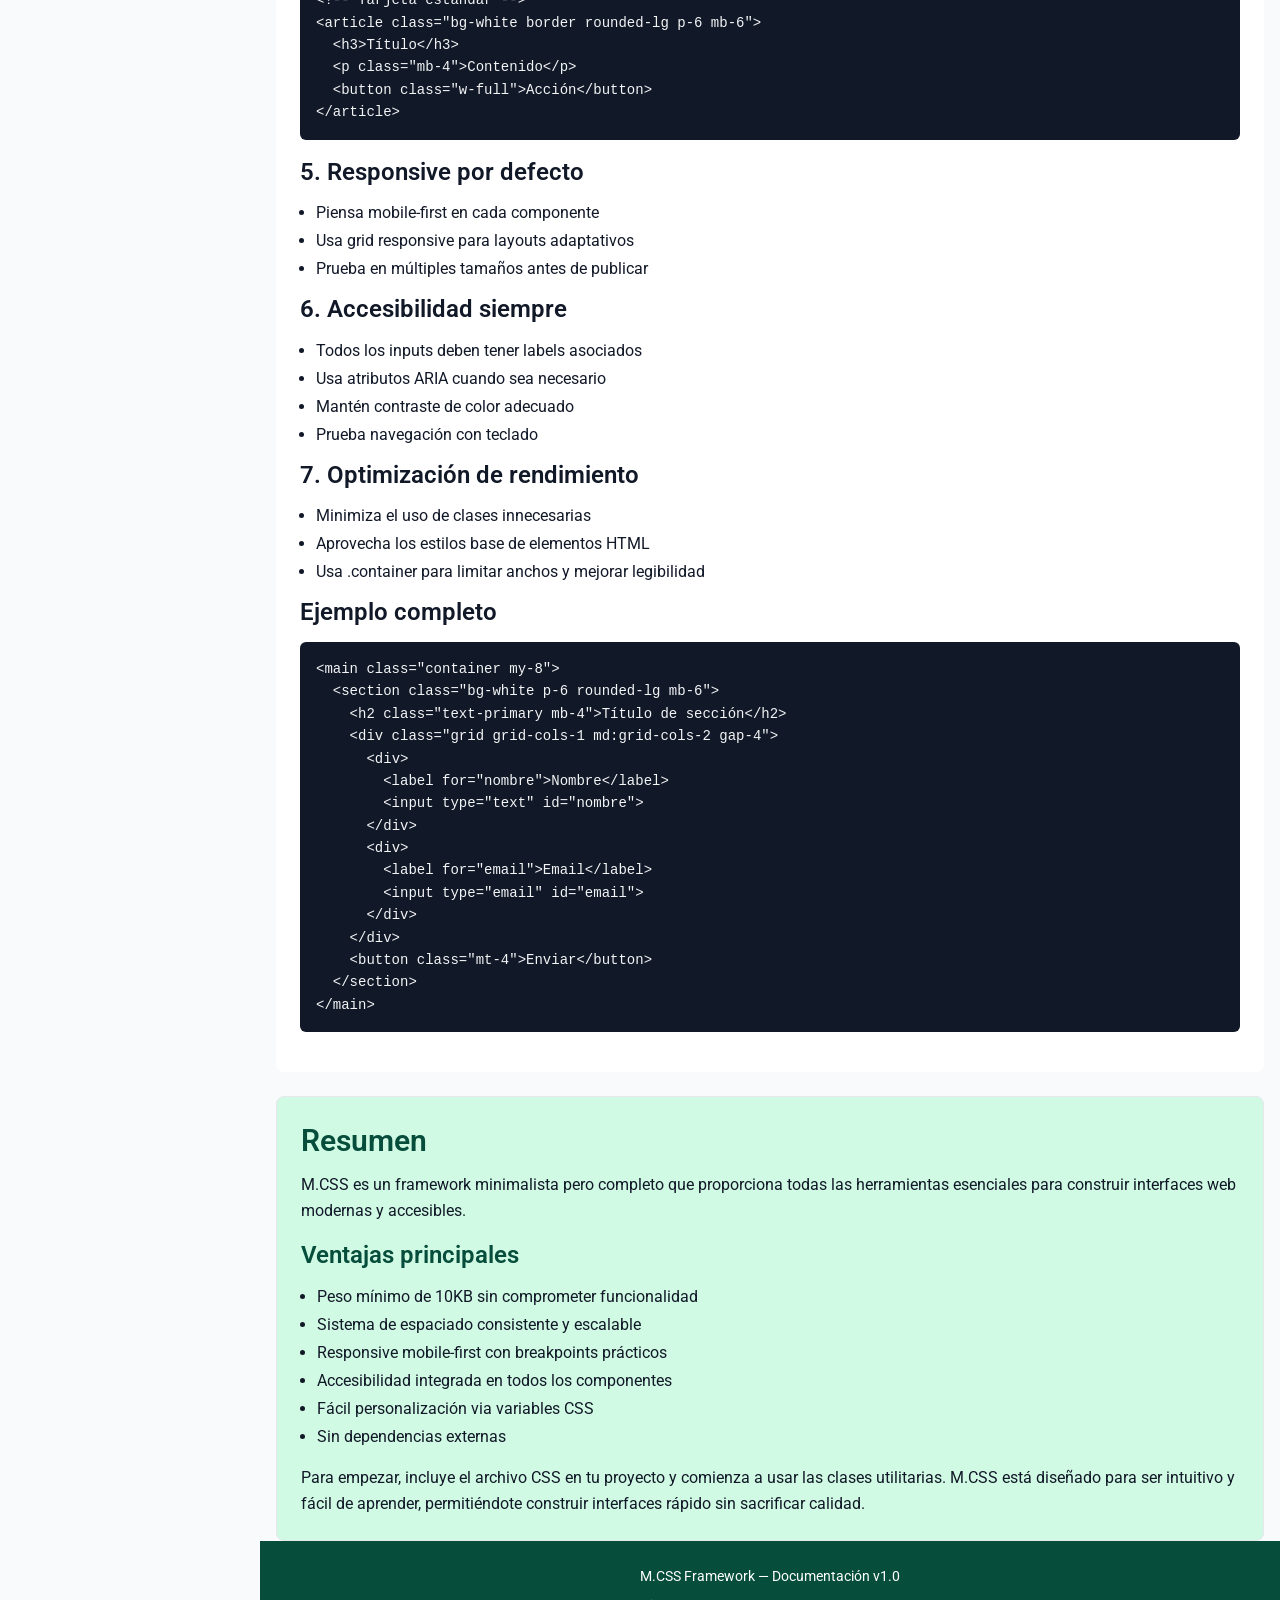
<file: doc.html>
<!DOCTYPE html>
<html lang="es">
<head>
  <meta charset="UTF-8">
  <meta name="viewport" content="width=device-width,initial-scale=1.0">
  <title>Documentación — M.CSS Framework</title>
  <link href="https://fonts.googleapis.com/css2?family=Roboto:wght@400;500;600;700&display=swap" rel="stylesheet">
  <link rel="stylesheet" href="./m.min.css">
  <link rel="stylesheet" href="./custom.css">
</head>
<body class="bg-gray-50">

  <header class="bg-primary text-white py-8 mb-8">
    <div class="container">
      <h1 class="text-4xl font-bold mb-2">M.CSS Framework</h1>
      <p class="text-lg mb-0" style="color:var(--color-primary-light)">Documentación técnica y guía de uso</p>
    </div>
  </header>

  <main class="container">

    <section id="introduccion" class="bg-white p-6 rounded-lg mb-6">
      <h2>Introducción</h2>
      <p>M.CSS es un framework CSS minimalista diseñado para cubrir el 80% de casos de uso en desarrollo web con solo 10KB minificado. Se enfoca en proporcionar utilidades esenciales sin sacrificar funcionalidad ni rendimiento.</p>
      <h3>Características principales</h3>
      <ul>
        <li>Peso mínimo: aproximadamente 10KB minificado</li>
        <li>Sin dependencias externas</li>
        <li>Variables CSS nativas para fácil personalización</li>
        <li>Sistema de espaciado consistente basado en múltiplos de 0.25rem</li>
        <li>Reset CSS moderno incluido</li>
        <li>Soporte responsive con breakpoints sm y md</li>
        <li>Accesibilidad integrada desde el diseño</li>
        <li>Semántica HTML5</li>
      </ul>
      <h3>Filosofía</h3>
      <p class="mb-0">El framework sigue una filosofía de utilidad-primero (utility-first) combinada con estilos base semánticos. Los elementos HTML tienen estilos predeterminados sensatos, mientras que las clases utilitarias permiten personalización granular cuando se necesita.</p>
    </section>

    <section id="principios" class="bg-white p-6 rounded-lg mb-6">
      <h2>Principios de diseño aplicados</h2>
      <h3>1. Espaciado vertical consistente</h3>
      <p>Todos los elementos de bloque (h1–h6, p, ul, ol) tienen márgenes inferiores predefinidos que establecen un ritmo vertical coherente. Los valores siguen una escala lógica:</p>
      <ul>
        <li>Títulos principales (h1, h2): margin-bottom de 1rem (--space-4) y 0.75rem (--space-3)</li>
        <li>Títulos secundarios (h3–h6): margin-bottom de 0.75rem a 0.5rem</li>
        <li>Párrafos: margin-bottom de 0.75rem (--space-3)</li>
        <li>Elementos de lista: margin-bottom de 0.25rem (--space-1)</li>
      </ul>
      <h3>2. Jerarquía visual clara</h3>
      <p>La escala tipográfica está diseñada para establecer una jerarquía visual inmediata:</p>
      <ul>
        <li>Títulos grandes (h1–h3): 2.25rem a 1.5rem</li>
        <li>Títulos pequeños (h4–h6): 1.25rem a 1rem</li>
        <li>Texto base: 1rem con line-height de 1.6 para óptima legibilidad</li>
      </ul>
      <h3>3. Sistema de espaciado modular</h3>
      <p>El espaciado sigue una escala de 8 puntos base (0.25rem = 4px):</p>
      <ul>
        <li>0, 1 (4px), 2 (8px), 3 (12px), 4 (16px), 6 (24px), 8 (32px)</li>
        <li>Esta escala garantiza alineación consistente en toda la interfaz</li>
        <li>Los espacios se aplican mediante clases utilitarias (p-*, m-*, gap-*)</li>
      </ul>
      <h3>4. Mobile-first responsive</h3>
      <p>El framework usa un enfoque mobile-first donde los estilos base son para móviles y los breakpoints amplían funcionalidad:</p>
      <ul>
        <li>Base: 0–639px (móvil)</li>
        <li>sm: 640px+ (tablet)</li>
        <li>md: 768px+ (desktop)</li>
      </ul>
      <h3>5. Accesibilidad como fundamento</h3>
      <p class="mb-0">Todos los elementos interactivos incluyen estados de foco visibles, los formularios están correctamente etiquetados, y se proporcionan utilidades para contenido exclusivo de lectores de pantalla (.sr-only).</p>
    </section>

    <section id="instalacion" class="bg-white p-6 rounded-lg mb-6">
      <h2>Instalación</h2>
      <h3>Uso básico</h3>
      <p>Incluye el archivo CSS en el head de tu HTML:</p>
      <div class="code-block">&lt;link rel="stylesheet" href="m.css"&gt;</div>
      <!-- CDN próximamente 
      <h3>Desde CDN</h3>
      <div class="code-block">&lt;link rel="stylesheet" href="https://tu-cdn.com/m.min.css"&gt;</div>
      -->
      <h3>Estructura HTML recomendada</h3>
      <div class="code-block">&lt;!DOCTYPE html&gt;
&lt;html lang="es"&gt;
&lt;head&gt;
  &lt;meta charset="UTF-8"&gt;
  &lt;meta name="viewport" content="width=device-width,initial-scale=1.0"&gt;
  &lt;link rel="stylesheet" href="m.css"&gt;
  &lt;title&gt;Mi Proyecto&lt;/title&gt;
&lt;/head&gt;
&lt;body&gt;
  &lt;div class="container"&gt;
    &lt;!-- Tu contenido aquí --&gt;
  &lt;/div&gt;
&lt;/body&gt;
&lt;/html&gt;</div>
    </section>

    <section id="variables" class="bg-white p-6 rounded-lg mb-6">
      <h2>Variables CSS</h2>
      <p>M.CSS utiliza variables CSS nativas que puedes personalizar según tus necesidades.</p>
      <h3>Colores</h3>
      <table class="docs-table">
        <thead><tr><th>Variable</th><th>Valor por defecto</th><th>Uso</th></tr></thead>
        <tbody>
          <tr><td>--color-primary</td><td>rgb(6, 78, 59)</td><td>Color primario del tema</td></tr>
          <tr><td>--color-primary-light</td><td>rgb(209, 250, 229)</td><td>Variante clara del primario</td></tr>
          <tr><td>--color-primary-dark</td><td>rgb(2, 44, 34)</td><td>Variante oscura del primario</td></tr>
          <tr><td>--color-gray-50 a 900</td><td>Escala de grises</td><td>Colores neutrales</td></tr>
          <tr><td>--color-white</td><td>#ffffff</td><td>Blanco puro</td></tr>
        </tbody>
      </table>
      <h3>Espaciado</h3>
      <table class="docs-table">
        <thead><tr><th>Variable</th><th>Valor</th><th>Píxeles</th></tr></thead>
        <tbody>
          <tr><td>--space-0</td><td>0</td><td>0px</td></tr>
          <tr><td>--space-1</td><td>0.25rem</td><td>4px</td></tr>
          <tr><td>--space-2</td><td>0.5rem</td><td>8px</td></tr>
          <tr><td>--space-3</td><td>0.75rem</td><td>12px</td></tr>
          <tr><td>--space-4</td><td>1rem</td><td>16px</td></tr>
          <tr><td>--space-6</td><td>1.5rem</td><td>24px</td></tr>
          <tr><td>--space-8</td><td>2rem</td><td>32px</td></tr>
        </tbody>
      </table>
      <h3>Personalización</h3>
      <p>Para personalizar las variables, sobrescríbelas en tu propio CSS:</p>
      <div class="code-block">:root {
  --color-primary: #007bff;
  --color-primary-light: #cce5ff;
  --color-primary-dark: #004085;
}</div>
    </section>

    <section id="tipografia" class="bg-white p-6 rounded-lg mb-6">
      <h2>Tipografía</h2>
      <h3>Tamaños de texto</h3>
      <table class="docs-table">
        <thead><tr><th>Clase</th><th>Tamaño</th><th>Uso recomendado</th></tr></thead>
        <tbody>
          <tr><td>.text-xs</td><td>0.75rem (12px)</td><td>Metadatos, notas al pie</td></tr>
          <tr><td>.text-sm</td><td>0.875rem (14px)</td><td>Texto secundario, labels</td></tr>
          <tr><td>.text-base</td><td>1rem (16px)</td><td>Texto principal</td></tr>
          <tr><td>.text-lg</td><td>1.125rem (18px)</td><td>Texto destacado</td></tr>
          <tr><td>.text-xl</td><td>1.25rem (20px)</td><td>Subtítulos</td></tr>
          <tr><td>.text-2xl</td><td>1.5rem (24px)</td><td>Títulos secundarios</td></tr>
          <tr><td>.text-3xl</td><td>1.875rem (30px)</td><td>Títulos principales</td></tr>
          <tr><td>.text-4xl</td><td>2.25rem (36px)</td><td>Heroes, encabezados grandes</td></tr>
        </tbody>
      </table>
      <h3>Pesos de fuente</h3>
      <table class="docs-table">
        <thead><tr><th>Clase</th><th>Peso</th><th>Uso</th></tr></thead>
        <tbody>
          <tr><td>.font-normal</td><td>400</td><td>Texto regular</td></tr>
          <tr><td>.font-medium</td><td>500</td><td>Énfasis medio</td></tr>
          <tr><td>.font-semibold</td><td>600</td><td>Subtítulos, énfasis fuerte</td></tr>
          <tr><td>.font-bold</td><td>700</td><td>Títulos, elementos destacados</td></tr>
        </tbody>
      </table>
      <h3>Alineación de texto</h3>
      <div class="grid grid-cols-1 md:grid-cols-3 gap-4 mb-4">
        <div class="border p-3 rounded-md"><span class="inline-code">.text-left</span><p class="text-left text-sm mb-0 mt-2">Alineado a la izquierda</p></div>
        <div class="border p-3 rounded-md"><span class="inline-code">.text-center</span><p class="text-center text-sm mb-0 mt-2">Centrado</p></div>
        <div class="border p-3 rounded-md"><span class="inline-code">.text-right</span><p class="text-right text-sm mb-0 mt-2">Alineado a la derecha</p></div>
      </div>
      <h3>Ejemplo de uso</h3>
      <div class="code-block">&lt;h1 class="text-4xl font-bold text-primary"&gt;Título Principal&lt;/h1&gt;
&lt;p class="text-lg text-gray-700"&gt;Párrafo destacado&lt;/p&gt;
&lt;small class="text-sm text-gray-500"&gt;Texto pequeño&lt;/small&gt;</div>
    </section>

    <section id="colores" class="bg-white p-6 rounded-lg mb-6">
      <h2>Sistema de colores</h2>
      <h3>Colores de texto</h3>
      <table class="docs-table">
        <thead><tr><th>Clase</th><th>Descripción</th></tr></thead>
        <tbody>
          <tr><td>.text-primary</td><td>Color primario del tema</td></tr>
          <tr><td>.text-gray-500</td><td>Gris medio para texto secundario</td></tr>
          <tr><td>.text-gray-700</td><td>Gris oscuro para labels</td></tr>
          <tr><td>.text-gray-900</td><td>Casi negro para texto principal</td></tr>
          <tr><td>.text-white</td><td>Blanco para texto sobre fondos oscuros</td></tr>
        </tbody>
      </table>
      <h3>Colores de fondo</h3>
      <table class="docs-table">
        <thead><tr><th>Clase</th><th>Descripción</th></tr></thead>
        <tbody>
          <tr><td>.bg-primary</td><td>Fondo con color primario</td></tr>
          <tr><td>.bg-primary-light</td><td>Fondo con variante clara del primario</td></tr>
          <tr><td>.bg-gray-50</td><td>Fondo gris muy claro</td></tr>
          <tr><td>.bg-gray-100</td><td>Fondo gris claro para secciones</td></tr>
          <tr><td>.bg-white</td><td>Fondo blanco</td></tr>
        </tbody>
      </table>
      <h3>Ejemplos visuales</h3>
      <div class="grid grid-cols-2 md:grid-cols-3 gap-3 mb-4">
        <div class="bg-primary text-white p-3 rounded-md text-center text-sm">.bg-primary</div>
        <div class="bg-primary-light text-primary p-3 rounded-md text-center text-sm border">.bg-primary-light</div>
        <div class="bg-gray-100 p-3 rounded-md text-center text-sm">.bg-gray-100</div>
        <div class="bg-white border p-3 rounded-md text-center text-sm">.bg-white</div>
        <div class="bg-gray-50 border p-3 rounded-md text-center text-sm">.bg-gray-50</div>
      </div>
    </section>

    <section id="espaciado" class="bg-white p-6 rounded-lg mb-6">
      <h2>Sistema de espaciado</h2>
      <p>El espaciado utiliza una escala consistente basada en múltiplos de 0.25rem (4px). Este sistema garantiza alineación precisa y coherencia visual.</p>
      <h3>Padding</h3>
      <table class="docs-table">
        <thead><tr><th>Clase</th><th>Descripción</th><th>Valor</th></tr></thead>
        <tbody>
          <tr><td>.p-0 a .p-8</td><td>Padding en todos los lados</td><td>0 a 2rem</td></tr>
          <tr><td>.px-1 a .px-6</td><td>Padding horizontal</td><td>0.25rem a 1.5rem</td></tr>
          <tr><td>.py-1 a .py-8</td><td>Padding vertical</td><td>0.25rem a 2rem</td></tr>
        </tbody>
      </table>
      <h3>Margin</h3>
      <table class="docs-table">
        <thead><tr><th>Clase</th><th>Descripción</th><th>Valor</th></tr></thead>
        <tbody>
          <tr><td>.m-0 a .m-4</td><td>Margin en todos los lados</td><td>0 a 1rem</td></tr>
          <tr><td>.mx-auto</td><td>Margin horizontal automático (centrar)</td><td>auto</td></tr>
          <tr><td>.my-2 a .my-6</td><td>Margin vertical</td><td>0.5rem a 1.5rem</td></tr>
          <tr><td>.mt-2 a .mt-6</td><td>Margin superior</td><td>0.5rem a 1.5rem</td></tr>
          <tr><td>.mb-0 a .mb-6</td><td>Margin inferior</td><td>0 a 1.5rem</td></tr>
        </tbody>
      </table>
      <h3>Gap (espaciado en Grid y Flex)</h3>
      <table class="docs-table">
        <thead><tr><th>Clase</th><th>Valor</th><th>Uso</th></tr></thead>
        <tbody>
          <tr><td>.gap-1</td><td>0.25rem</td><td>Espaciado mínimo</td></tr>
          <tr><td>.gap-2</td><td>0.5rem</td><td>Espaciado pequeño</td></tr>
          <tr><td>.gap-3</td><td>0.75rem</td><td>Espaciado medio</td></tr>
          <tr><td>.gap-4</td><td>1rem</td><td>Espaciado estándar</td></tr>
          <tr><td>.gap-6</td><td>1.5rem</td><td>Espaciado amplio</td></tr>
        </tbody>
      </table>
      <h3>Principios de uso</h3>
      <ul>
        <li>Usa padding para espacio interno de componentes</li>
        <li>Usa margin para separación entre componentes</li>
        <li>Usa gap para espaciado entre items en Grid y Flexbox</li>
        <li>Prefiere .mb-0 en el último elemento de un contenedor para evitar espacio extra</li>
      </ul>
      <h3>Ejemplo práctico</h3>
      <div class="code-block">&lt;section class="bg-white p-6 rounded-lg mb-6"&gt;
  &lt;h2 class="mb-4"&gt;Título de sección&lt;/h2&gt;
  &lt;p class="mb-3"&gt;Párrafo con espaciado&lt;/p&gt;
  &lt;p class="mb-0"&gt;Último párrafo sin margen&lt;/p&gt;
&lt;/section&gt;</div>
    </section>

    <section id="layout" class="bg-white p-6 rounded-lg mb-6">
      <h2>Sistema de Layout</h2>
      <h3>Flexbox</h3>
      <p>Flexbox es ideal para layouts unidimensionales (filas o columnas).</p>
      <h4>Dirección</h4>
      <table class="docs-table">
        <thead><tr><th>Clase</th><th>Descripción</th></tr></thead>
        <tbody>
          <tr><td>.flex</td><td>Activa display flex</td></tr>
          <tr><td>.flex-row</td><td>Dirección horizontal (default)</td></tr>
          <tr><td>.flex-col</td><td>Dirección vertical</td></tr>
          <tr><td>.flex-wrap</td><td>Permite salto de línea</td></tr>
        </tbody>
      </table>
      <h4>Justify Content</h4>
      <table class="docs-table">
        <thead><tr><th>Clase</th><th>Efecto</th></tr></thead>
        <tbody>
          <tr><td>.justify-start</td><td>Alinea al inicio</td></tr>
          <tr><td>.justify-center</td><td>Centra elementos</td></tr>
          <tr><td>.justify-between</td><td>Espacio entre elementos</td></tr>
        </tbody>
      </table>
      <h4>Align Items</h4>
      <table class="docs-table">
        <thead><tr><th>Clase</th><th>Efecto</th></tr></thead>
        <tbody>
          <tr><td>.items-start</td><td>Alinea al inicio</td></tr>
          <tr><td>.items-center</td><td>Centra verticalmente</td></tr>
          <tr><td>.items-stretch</td><td>Estira elementos</td></tr>
        </tbody>
      </table>
      <h4>Ejemplo Flexbox</h4>
      <div class="code-block">&lt;div class="flex justify-between items-center gap-4"&gt;
  &lt;span&gt;Elemento 1&lt;/span&gt;
  &lt;span&gt;Elemento 2&lt;/span&gt;
&lt;/div&gt;</div>
      <h3>Grid</h3>
      <p>Grid es perfecto para layouts bidimensionales complejos.</p>
      <h4>Columnas</h4>
      <table class="docs-table">
        <thead><tr><th>Clase</th><th>Columnas</th><th>Responsive</th></tr></thead>
        <tbody>
          <tr><td>.grid-cols-1</td><td>1 columna</td><td>Base (móvil)</td></tr>
          <tr><td>.grid-cols-2</td><td>2 columnas</td><td>Base</td></tr>
          <tr><td>.grid-cols-3</td><td>3 columnas</td><td>Base</td></tr>
          <tr><td>.grid-cols-4</td><td>4 columnas</td><td>Base</td></tr>
          <tr><td>.sm:grid-cols-2</td><td>2 columnas</td><td>640px+</td></tr>
          <tr><td>.md:grid-cols-3</td><td>3 columnas</td><td>768px+</td></tr>
        </tbody>
      </table>
      <h4>Ejemplo Grid responsive</h4>
      <div class="code-block">&lt;div class="grid grid-cols-1 sm:grid-cols-2 md:grid-cols-3 gap-4"&gt;
  &lt;div&gt;Tarjeta 1&lt;/div&gt;
  &lt;div&gt;Tarjeta 2&lt;/div&gt;
  &lt;div&gt;Tarjeta 3&lt;/div&gt;
&lt;/div&gt;</div>
      <h3>Container</h3>
      <p>La clase .container centra el contenido y limita el ancho máximo:</p>
      <table class="docs-table">
        <thead><tr><th>Propiedad</th><th>Valor</th></tr></thead>
        <tbody>
          <tr><td>max-width</td><td>1200px</td></tr>
          <tr><td>margin</td><td>0 auto (centrado)</td></tr>
          <tr><td>padding</td><td>0 1rem (lateral)</td></tr>
        </tbody>
      </table>
      <div class="code-block">&lt;div class="container"&gt;
  &lt;!-- Contenido centrado y limitado --&gt;
&lt;/div&gt;</div>
    </section>

    <section id="dimensiones" class="bg-white p-6 rounded-lg mb-6">
      <h2>Dimensiones</h2>
      <h3>Anchos</h3>
      <table class="docs-table">
        <thead><tr><th>Clase</th><th>Valor</th><th>Uso</th></tr></thead>
        <tbody>
          <tr><td>.w-auto</td><td>auto</td><td>Ancho automático</td></tr>
          <tr><td>.w-full</td><td>100%</td><td>Ancho completo</td></tr>
          <tr><td>.w-1-2</td><td>50%</td><td>Mitad del contenedor</td></tr>
          <tr><td>.w-1-3</td><td>33.33%</td><td>Un tercio</td></tr>
          <tr><td>.w-2-3</td><td>66.67%</td><td>Dos tercios</td></tr>
          <tr><td>.w-1-4</td><td>25%</td><td>Un cuarto</td></tr>
          <tr><td>.w-3-4</td><td>75%</td><td>Tres cuartos</td></tr>
        </tbody>
      </table>
      <h3>Alturas</h3>
      <table class="docs-table">
        <thead><tr><th>Clase</th><th>Valor</th></tr></thead>
        <tbody>
          <tr><td>.h-auto</td><td>auto</td></tr>
          <tr><td>.h-full</td><td>100%</td></tr>
        </tbody>
      </table>
      <h3>Anchos máximos</h3>
      <table class="docs-table">
        <thead><tr><th>Clase</th><th>Valor</th><th>Uso recomendado</th></tr></thead>
        <tbody>
          <tr><td>.max-w-md</td><td>28rem (448px)</td><td>Formularios pequeños</td></tr>
          <tr><td>.max-w-lg</td><td>32rem (512px)</td><td>Contenido medio</td></tr>
          <tr><td>.max-w-xl</td><td>36rem (576px)</td><td>Artículos</td></tr>
          <tr><td>.max-w-2xl</td><td>42rem (672px)</td><td>Contenido extenso</td></tr>
          <tr><td>.max-w-4xl</td><td>56rem (896px)</td><td>Secciones amplias</td></tr>
          <tr><td>.max-w-full</td><td>100%</td><td>Sin restricción</td></tr>
        </tbody>
      </table>
      <h3>Ejemplo de uso</h3>
      <div class="code-block">&lt;div class="container"&gt;
  &lt;article class="max-w-2xl mx-auto"&gt;
    &lt;!-- Artículo centrado con ancho máximo --&gt;
  &lt;/article&gt;
&lt;/div&gt;</div>
    </section>

    <section id="bordes" class="bg-white p-6 rounded-lg mb-6">
      <h2>Bordes y esquinas</h2>
      <h3>Bordes</h3>
      <table class="docs-table">
        <thead><tr><th>Clase</th><th>Efecto</th></tr></thead>
        <tbody>
          <tr><td>.border</td><td>Borde de 1px en todos los lados</td></tr>
          <tr><td>.border-0</td><td>Sin borde</td></tr>
        </tbody>
      </table>
      <h3>Border Radius</h3>
      <table class="docs-table">
        <thead><tr><th>Clase</th><th>Valor</th><th>Uso</th></tr></thead>
        <tbody>
          <tr><td>.rounded-sm</td><td>0.125rem (2px)</td><td>Esquinas sutiles</td></tr>
          <tr><td>.rounded-md</td><td>0.375rem (6px)</td><td>Estándar</td></tr>
          <tr><td>.rounded-lg</td><td>0.5rem (8px)</td><td>Esquinas pronunciadas</td></tr>
        </tbody>
      </table>
      <h3>Ejemplos visuales</h3>
      <div class="grid grid-cols-1 md:grid-cols-3 gap-4 mb-4">
        <div class="border rounded-sm p-4 bg-gray-50 text-center">.rounded-sm</div>
        <div class="border rounded-md p-4 bg-gray-50 text-center">.rounded-md</div>
        <div class="border rounded-lg p-4 bg-gray-50 text-center">.rounded-lg</div>
      </div>
    </section>

    <section id="display" class="bg-white p-6 rounded-lg mb-6">
      <h2>Display y visibilidad</h2>
      <h3>Display</h3>
      <table class="docs-table">
        <thead><tr><th>Clase</th><th>Valor CSS</th><th>Uso</th></tr></thead>
        <tbody>
          <tr><td>.block</td><td>display: block</td><td>Elemento de bloque</td></tr>
          <tr><td>.inline</td><td>display: inline</td><td>Elemento en línea</td></tr>
          <tr><td>.inline-block</td><td>display: inline-block</td><td>Híbrido</td></tr>
          <tr><td>.hidden</td><td>display: none</td><td>Oculta elemento</td></tr>
        </tbody>
      </table>
      <h3>Overflow</h3>
      <table class="docs-table">
        <thead><tr><th>Clase</th><th>Efecto</th></tr></thead>
        <tbody>
          <tr><td>.overflow-hidden</td><td>Oculta contenido que sobresale</td></tr>
          <tr><td>.overflow-auto</td><td>Muestra scrollbars si es necesario</td></tr>
        </tbody>
      </table>
      <h3>Position</h3>
      <table class="docs-table">
        <thead><tr><th>Clase</th><th>Valor CSS</th></tr></thead>
        <tbody>
          <tr><td>.relative</td><td>position: relative</td></tr>
        </tbody>
      </table>
    </section>

    <section id="accesibilidad" class="bg-white p-6 rounded-lg mb-6">
      <h2>Accesibilidad</h2>
      <p>La accesibilidad está integrada en todos los elementos del framework. Aquí las utilidades específicas:</p>
      <h3>Screen Reader Only</h3>
      <p>La clase .sr-only oculta elementos visualmente pero los mantiene accesibles para lectores de pantalla:</p>
      <table class="docs-table">
        <thead><tr><th>Clase</th><th>Uso</th></tr></thead>
        <tbody>
          <tr><td>.sr-only</td><td>Oculta visualmente, accesible para lectores</td></tr>
          <tr><td>.not-sr-only</td><td>Revierte .sr-only</td></tr>
        </tbody>
      </table>
      <div class="code-block">&lt;button&gt;
  &lt;span class="sr-only"&gt;Cerrar menú&lt;/span&gt;
  &lt;span aria-hidden="true"&gt;&times;&lt;/span&gt;
&lt;/button&gt;</div>
      <h3>Focus visible</h3>
      <p>Todos los elementos interactivos tienen indicadores de foco automáticos:</p>
      <ul>
        <li>Outline de 2px en color primario</li>
        <li>Offset de 2px para mejor visibilidad</li>
        <li>Aplica a botones, enlaces, inputs y elementos con tabindex</li>
      </ul>
      <h3>Formularios accesibles</h3>
      <p>Los formularios incluyen estructura semántica automática:</p>
      <ul>
        <li>Labels asociados via atributo for</li>
        <li>Fieldsets con legend para grupos de controles</li>
        <li>Estados de foco visibles en todos los inputs</li>
        <li>Contraste de color suficiente (WCAG AA)</li>
      </ul>
      <div class="code-block">&lt;fieldset&gt;
  &lt;legend&gt;Preferencias&lt;/legend&gt;
  &lt;div&gt;
    &lt;input type="radio" id="opt1" name="pref"&gt;
    &lt;label for="opt1"&gt;Opción 1&lt;/label&gt;
  &lt;/div&gt;
&lt;/fieldset&gt;</div>
      <h3>Mejores prácticas</h3>
      <ul>
        <li>Usa elementos semánticos (nav, main, article, section)</li>
        <li>Siempre incluye atributos alt en imágenes</li>
        <li>Usa aria-labels cuando el contexto visual no es suficiente</li>
        <li>Mantén un orden lógico de tabulación</li>
        <li>Prueba la navegación con teclado (Tab, Shift+Tab, Enter)</li>
      </ul>
    </section>

    <section id="responsive" class="bg-white p-6 rounded-lg mb-6">
      <h2>Diseño Responsive</h2>
      <p>M.CSS usa un enfoque mobile-first con dos breakpoints principales:</p>
      <h3>Breakpoints</h3>
      <table class="docs-table">
        <thead><tr><th>Prefijo</th><th>Ancho mínimo</th><th>Dispositivo</th></tr></thead>
        <tbody>
          <tr><td>(ninguno)</td><td>0px</td><td>Móvil (base)</td></tr>
          <tr><td>sm:</td><td>640px</td><td>Tablet</td></tr>
          <tr><td>md:</td><td>768px</td><td>Desktop</td></tr>
        </tbody>
      </table>
      <h3>Clases responsive disponibles</h3>
      <h4>Grid</h4>
      <ul>
        <li>.sm:grid-cols-2, .sm:grid-cols-3</li>
        <li>.md:grid-cols-2, .md:grid-cols-3, .md:grid-cols-4</li>
      </ul>
      <h4>Flexbox</h4>
      <ul>
        <li>.sm:flex-row, .md:flex-row</li>
      </ul>
      <h4>Texto</h4>
      <ul>
        <li>.sm:text-left</li>
      </ul>
      <h3>Patrón mobile-first</h3>
      <div class="code-block">&lt;!-- 1 columna en móvil, 2 en tablet, 3 en desktop --&gt;
&lt;div class="grid grid-cols-1 sm:grid-cols-2 md:grid-cols-3 gap-4"&gt;
  &lt;div&gt;Item&lt;/div&gt;
  &lt;div&gt;Item&lt;/div&gt;
  &lt;div&gt;Item&lt;/div&gt;
&lt;/div&gt;</div>
      <h3>Estrategia de diseño</h3>
      <ol>
        <li>Diseña primero para móvil (320–639px)</li>
        <li>Usa clases base sin prefijo para estilos móviles</li>
        <li>Agrega clases sm: para mejorar en tablet</li>
        <li>Agrega clases md: para optimizar en desktop</li>
        <li>Prueba en múltiples tamaños de pantalla</li>
      </ol>
    </section>

    <section id="buenas-practicas" class="bg-white p-6 rounded-lg mb-6">
      <h2>Buenas prácticas</h2>
      <h3>1. Estructura semántica</h3>
      <p>Usa elementos HTML5 semánticos siempre que sea posible:</p>
      <div class="code-block">&lt;header&gt;&lt;/header&gt;
&lt;nav&gt;&lt;/nav&gt;
&lt;main&gt;
  &lt;article&gt;&lt;/article&gt;
  &lt;section&gt;&lt;/section&gt;
  &lt;aside&gt;&lt;/aside&gt;
&lt;/main&gt;
&lt;footer&gt;&lt;/footer&gt;</div>
      <h3>2. Consistencia en espaciado</h3>
      <ul>
        <li>Usa .mb-0 en el último elemento de contenedores para evitar espacio extra</li>
        <li>Mantén espaciado consistente: gap-4 para grids, p-6 para tarjetas</li>
        <li>Usa my-6 o my-8 para separar secciones principales</li>
      </ul>
      <h3>3. Jerarquía visual</h3>
      <ul>
        <li>Usa h1 solo una vez por página</li>
        <li>Respeta el orden jerárquico: h1 &gt; h2 &gt; h3</li>
        <li>Combina tamaños con pesos: text-4xl + font-bold para títulos</li>
      </ul>
      <h3>4. Componentes reutilizables</h3>
      <p>Crea patrones consistentes para elementos comunes:</p>
      <div class="code-block">&lt;!-- Tarjeta estándar --&gt;
&lt;article class="bg-white border rounded-lg p-6 mb-6"&gt;
  &lt;h3&gt;Título&lt;/h3&gt;
  &lt;p class="mb-4"&gt;Contenido&lt;/p&gt;
  &lt;button class="w-full"&gt;Acción&lt;/button&gt;
&lt;/article&gt;</div>
      <h3>5. Responsive por defecto</h3>
      <ul>
        <li>Piensa mobile-first en cada componente</li>
        <li>Usa grid responsive para layouts adaptativos</li>
        <li>Prueba en múltiples tamaños antes de publicar</li>
      </ul>
      <h3>6. Accesibilidad siempre</h3>
      <ul>
        <li>Todos los inputs deben tener labels asociados</li>
        <li>Usa atributos ARIA cuando sea necesario</li>
        <li>Mantén contraste de color adecuado</li>
        <li>Prueba navegación con teclado</li>
      </ul>
      <h3>7. Optimización de rendimiento</h3>
      <ul>
        <li>Minimiza el uso de clases innecesarias</li>
        <li>Aprovecha los estilos base de elementos HTML</li>
        <li>Usa .container para limitar anchos y mejorar legibilidad</li>
      </ul>
      <h3>Ejemplo completo</h3>
      <div class="code-block">&lt;main class="container my-8"&gt;
  &lt;section class="bg-white p-6 rounded-lg mb-6"&gt;
    &lt;h2 class="text-primary mb-4"&gt;Título de sección&lt;/h2&gt;
    &lt;div class="grid grid-cols-1 md:grid-cols-2 gap-4"&gt;
      &lt;div&gt;
        &lt;label for="nombre"&gt;Nombre&lt;/label&gt;
        &lt;input type="text" id="nombre"&gt;
      &lt;/div&gt;
      &lt;div&gt;
        &lt;label for="email"&gt;Email&lt;/label&gt;
        &lt;input type="email" id="email"&gt;
      &lt;/div&gt;
    &lt;/div&gt;
    &lt;button class="mt-4"&gt;Enviar&lt;/button&gt;
  &lt;/section&gt;
&lt;/main&gt;</div>
    </section>

    <section class="bg-primary-light border border-primary p-6 rounded-lg mb-8">
      <h2 class="text-primary">Resumen</h2>
      <p class="mb-4">M.CSS es un framework minimalista pero completo que proporciona todas las herramientas esenciales para construir interfaces web modernas y accesibles.</p>
      <h3 class="text-primary">Ventajas principales</h3>
      <ul class="mb-4">
        <li>Peso mínimo de 10KB sin comprometer funcionalidad</li>
        <li>Sistema de espaciado consistente y escalable</li>
        <li>Responsive mobile-first con breakpoints prácticos</li>
        <li>Accesibilidad integrada en todos los componentes</li>
        <li>Fácil personalización via variables CSS</li>
        <li>Sin dependencias externas</li>
      </ul>
      <p class="mb-0">Para empezar, incluye el archivo CSS en tu proyecto y comienza a usar las clases utilitarias. M.CSS está diseñado para ser intuitivo y fácil de aprender, permitiéndote construir interfaces rápido sin sacrificar calidad.</p>
    </section>

  </main>

  <footer class="bg-primary text-white py-6">
    <div class="container text-center">
      <p class="text-sm mb-2">M.CSS Framework — Documentación v1.0</p>
      <p class="text-xs mb-0" style="color:var(--color-primary-light)">Construido con CSS moderno, pensado para desarrolladores</p>
    </div>
  </footer>

  <script src="./nav.js"></script>
</body>
</html>
</file>
<file: custom.css>
/* custom.css — M.CSS site styles */

/* --- Sidebar / Nav --- */
#site-nav {
  position: fixed;
  top: 0;
  left: 0;
  width: 260px;
  height: 100vh;
  background: var(--color-white);
  border-right: 1px solid var(--color-gray-200);
  overflow-y: auto;
  z-index: 100;
  transition: transform .25s ease;
}
#site-nav .nav-logo {
  display: block;
  padding: var(--space-4) var(--space-4) var(--space-3);
  font-size: var(--font-lg);
  font-weight: 700;
  color: var(--color-primary);
  border-bottom: 1px solid var(--color-gray-200);
  text-decoration: none;
}
#site-nav .nav-section-title {
  padding: var(--space-3) var(--space-4) var(--space-1);
  font-size: var(--font-xs);
  font-weight: 600;
  text-transform: uppercase;
  letter-spacing: .08em;
  color: var(--color-gray-500);
}
#site-nav ul {
  list-style: none;
  padding: 0;
  margin: 0 0 var(--space-4);
}
#site-nav ul li { margin: 0; }
#site-nav ul li a {
  display: block;
  padding: var(--space-1) var(--space-4) var(--space-1) var(--space-6);
  font-size: var(--font-sm);
  color: var(--color-gray-700);
  text-decoration: none;
  border-left: 2px solid transparent;
  transition: color .15s, border-color .15s, background .15s;
}
#site-nav ul li a:hover,
#site-nav ul li a.active {
  color: var(--color-primary);
  border-left-color: var(--color-primary);
  background: var(--color-gray-50);
  text-decoration: none;
}
#nav-toggle {
  display: none;
  position: fixed;
  top: var(--space-3);
  left: var(--space-3);
  z-index: 200;
  background: var(--color-primary);
  color: var(--color-white);
  border: none;
  border-radius: var(--radius-md);
  padding: var(--space-2) var(--space-3);
  cursor: pointer;
  font-size: var(--font-base);
  line-height: 1;
}
#nav-overlay {
  display: none;
  position: fixed;
  inset: 0;
  background: rgba(0,0,0,.35);
  z-index: 99;
}

/* Layout shift to account for fixed sidebar */
body.has-sidenav { padding-left: 260px; }

@media (max-width: 767px) {
  body.has-sidenav { padding-left: 0; }
  #site-nav { transform: translateX(-100%); }
  #site-nav.open { transform: translateX(0); }
  #nav-toggle { display: block; }
  #nav-overlay.open { display: block; }
}

/* --- Code blocks --- */
.code-block {
  background: var(--color-gray-900);
  color: var(--color-gray-100);
  font-family: 'Courier New', monospace;
  font-size: var(--font-sm);
  line-height: 1.6;
  padding: var(--space-4);
  border-radius: var(--radius-md);
  overflow-x: auto;
  margin-bottom: var(--space-4);
  white-space: pre-wrap;
}

/* --- Inline code label --- */
.inline-code {
  padding: var(--space-1) var(--space-2);
  background: var(--color-gray-100);
  border-radius: var(--radius-sm);
  font-family: 'Courier New', monospace;
  font-size: var(--font-sm);
  color: var(--color-primary-dark);
}

/* --- Docs table (overrides default table only in doc context) --- */
.docs-table { font-size: var(--font-sm); }
.docs-table td:first-child {
  font-family: 'Courier New', monospace;
  color: var(--color-primary-dark);
}

/* --- Code toggle (index.html snippets) --- */
.snippet-toggle { display: none; }
.snippet-label {
  display: inline-flex;
  align-items: center;
  gap: var(--space-2);
  cursor: pointer;
  font-size: var(--font-sm);
  color: var(--color-gray-500);
  margin-bottom: var(--space-3);
  user-select: none;
}
.snippet-label::before {
  content: '</>';
  font-family: 'Courier New', monospace;
  font-size: var(--font-xs);
  padding: 2px var(--space-2);
  border: 1px solid var(--color-gray-200);
  border-radius: var(--radius-sm);
  background: var(--color-gray-50);
  color: var(--color-primary);
}
.snippet-toggle:checked + .snippet-label { color: var(--color-primary); }
.snippet-toggle:checked + .snippet-label::before { background: var(--color-primary-light); border-color: var(--color-primary); }
.snippet-code { display: none; }
.snippet-toggle:checked ~ .snippet-code { display: block; }
</file>
<file: m.min.css>
/* Variables - Colores */
:root {
  --color-primary: rgb(6, 78, 59);
  --color-primary-light: rgb(209, 250, 229);
  --color-primary-dark: rgb(2, 44, 34);
  --color-gray-50: #f9fafb;
  --color-gray-100: #f3f4f6;
  --color-gray-200: #e5e7eb;
  --color-gray-500: #6b7280;
  --color-gray-700: #374151;
  --color-gray-900: #111827;
  --color-white: #ffffff;
}

/* Variables - Espaciado */
:root {
  --space-0: 0;
  --space-1: 0.25rem;
  --space-2: 0.5rem;
  --space-3: 0.75rem;
  --space-4: 1rem;
  --space-6: 1.5rem;
  --space-8: 2rem;
}

/* Variables - Tipograf�a */
:root {
  --font-xs: 0.75rem;
  --font-sm: 0.875rem;
  --font-base: 1rem;
  --font-lg: 1.125rem;
  --font-xl: 1.25rem;
  --font-2xl: 1.5rem;
  --font-3xl: 1.875rem;
  --font-4xl: 2.25rem;
}

/* Variables - Bordes */
:root {
  --radius-sm: 0.125rem;
  --radius-md: 0.375rem;
  --radius-lg: 0.5rem;
}

*,*::before,*::after{box-sizing:border-box;margin:0;padding:0}:where(html){font-size:16px;line-height:1.5}:where(body){font-family:"Roboto",sans-serif;color:var(--color-gray-900);background-color:var(--color-white)}:where(h1){font-size:var(--font-4xl);font-weight:700;line-height:1.2;margin-bottom:var(--space-4)}:where(h2){font-size:var(--font-3xl);font-weight:600;line-height:1.3;margin-bottom:var(--space-3)}:where(h3){font-size:var(--font-2xl);font-weight:600;line-height:1.4;margin-bottom:var(--space-3)}:where(h4){font-size:var(--font-xl);font-weight:600;line-height:1.4;margin-bottom:var(--space-2)}:where(h5){font-size:var(--font-lg);font-weight:500;line-height:1.5;margin-bottom:var(--space-2)}:where(h6){font-size:var(--font-base);font-weight:500;line-height:1.5;margin-bottom:var(--space-2)}:where(p){margin-bottom:var(--space-3);line-height:1.6;font-size:var(--font-base)}:where(small){font-size:var(--font-sm);color:var(--color-gray-500)}:where(strong){font-weight:600}:where(em){font-style:italic}:where(a){color:var(--color-primary);text-decoration:none;transition:color .2s}:where(a:hover){color:var(--color-primary-dark);text-decoration:underline}:where(ul,ol){margin-bottom:var(--space-3);padding-left:var(--space-4)}:where(li){margin-bottom:var(--space-1)}:where(input,textarea,select){width:100%;padding:var(--space-2) var(--space-3);border:1px solid var(--color-gray-200);border-radius:var(--radius-md);font-size:var(--font-base);line-height:1.5;transition:border-color .2s,box-shadow .2s;font-family:inherit}:where(input:focus,textarea:focus,select:focus){outline:none;border-color:var(--color-primary);box-shadow:0 0 0 3px rgba(6,78,59,0.1)}*:focus-visible{outline:2px solid var(--color-primary);outline-offset:2px}:where(label){display:block;margin-bottom:var(--space-1);font-weight:500;color:var(--color-gray-700);font-size:var(--font-sm)}:where(fieldset){border:1px solid var(--color-gray-200);border-radius:var(--radius-md);padding:var(--space-4);margin-bottom:var(--space-4)}:where(legend){font-weight:600;color:var(--color-gray-900);padding:0 var(--space-2);font-size:var(--font-base)}:where(fieldset label){display:inline-block;margin-bottom:0;margin-left:var(--space-2);font-weight:400;vertical-align:middle}:where(fieldset input[type="radio"],:where(fieldset input[type="checkbox"])){width:auto;margin:0;vertical-align:middle}:where(button){padding:var(--space-2) var(--space-4);background-color:var(--color-primary);color:var(--color-white);border:none;border-radius:var(--radius-md);font-size:var(--font-sm);font-weight:500;cursor:pointer;transition:background-color .2s;line-height:1.5;font-family:inherit}:where(button:hover){background-color:var(--color-primary-dark)}:where(button:focus-visible){outline:2px solid var(--color-primary);outline-offset:2px}:where(button:disabled){background-color:var(--color-gray-500);cursor:not-allowed;opacity:.6}:where(table){width:100%;border-collapse:collapse;margin-bottom:var(--space-4);font-size:var(--font-sm);border-radius:var(--radius-md);overflow:hidden;border:1px solid var(--color-gray-200)}:where(thead){background-color:var(--color-gray-100)}:where(th){padding:var(--space-2) var(--space-3);text-align:left;font-weight:600;color:var(--color-gray-900);border-bottom:1px solid var(--color-gray-200)}:where(td){padding:var(--space-2) var(--space-3);border-bottom:1px solid var(--color-gray-200)}:where(tbody tr:nth-child(even)){background-color:var(--color-gray-50)}:where(tbody tr:last-child td){border-bottom:none}:where(hr){border:none;height:1px;background-color:var(--color-gray-200);margin:var(--space-4) 0}:where(blockquote){padding:var(--space-3) var(--space-4);margin:var(--space-3) 0;border-left:4px solid var(--color-primary);background-color:var(--color-gray-50);font-style:italic;color:var(--color-gray-700)}:where(code){padding:var(--space-1) var(--space-2);background-color:var(--color-gray-100);border-radius:var(--radius-sm);font-family:'Courier New',monospace;font-size:var(--font-sm);color:var(--color-primary-dark)}:where(pre){padding:var(--space-4);background-color:var(--color-gray-900);color:var(--color-gray-100);border-radius:var(--radius-md);overflow-x:auto;margin-bottom:var(--space-4);font-family:'Courier New',monospace;font-size:var(--font-sm);line-height:1.6}:where(pre code){padding:0;background:none;color:inherit}.flex{display:flex}.flex-col{flex-direction:column}.flex-row{flex-direction:row}.flex-wrap{flex-wrap:wrap}.justify-start{justify-content:flex-start}.justify-center{justify-content:center}.justify-between{justify-content:space-between}.items-start{align-items:flex-start}.items-center{align-items:center}.items-stretch{align-items:stretch}.grid{display:grid}.grid-cols-1{grid-template-columns:repeat(1,1fr)}.grid-cols-2{grid-template-columns:repeat(2,1fr)}.grid-cols-3{grid-template-columns:repeat(3,1fr)}.grid-cols-4{grid-template-columns:repeat(4,1fr)}.gap-1{gap:var(--space-1)}.gap-2{gap:var(--space-2)}.gap-3{gap:var(--space-3)}.gap-4{gap:var(--space-4)}.gap-6{gap:var(--space-6)}.p-0{padding:var(--space-0)}.p-1{padding:var(--space-1)}.p-2{padding:var(--space-2)}.p-3{padding:var(--space-3)}.p-4{padding:var(--space-4)}.p-6{padding:var(--space-6)}.p-8{padding:var(--space-8)}.px-1{padding-left:var(--space-1);padding-right:var(--space-1)}.px-2{padding-left:var(--space-2);padding-right:var(--space-2)}.px-3{padding-left:var(--space-3);padding-right:var(--space-3)}.px-4{padding-left:var(--space-4);padding-right:var(--space-4)}.px-6{padding-left:var(--space-6);padding-right:var(--space-6)}.py-1{padding-top:var(--space-1);padding-bottom:var(--space-1)}.py-2{padding-top:var(--space-2);padding-bottom:var(--space-2)}.py-3{padding-top:var(--space-3);padding-bottom:var(--space-3)}.py-4{padding-top:var(--space-4);padding-bottom:var(--space-4)}.py-6{padding-top:var(--space-6);padding-bottom:var(--space-6)}.py-8{padding-top:var(--space-8);padding-bottom:var(--space-8)}.m-0{margin:var(--space-0)}.m-1{margin:var(--space-1)}.m-2{margin:var(--space-2)}.m-3{margin:var(--space-3)}.m-4{margin:var(--space-4)}.m-auto{margin:auto}.mx-auto{margin-left:auto;margin-right:auto}.my-2{margin-top:var(--space-2);margin-bottom:var(--space-2)}.my-3{margin-top:var(--space-3);margin-bottom:var(--space-3)}.my-4{margin-top:var(--space-4);margin-bottom:var(--space-4)}.my-6{margin-top:var(--space-6);margin-bottom:var(--space-6)}.mb-0{margin-bottom:var(--space-0)}.mb-2{margin-bottom:var(--space-2)}.mb-3{margin-bottom:var(--space-3)}.mb-4{margin-bottom:var(--space-4)}.mb-6{margin-bottom:var(--space-6)}.mt-2{margin-top:var(--space-2)}.mt-3{margin-top:var(--space-3)}.mt-4{margin-top:var(--space-4)}.mt-6{margin-top:var(--space-6)}.text-primary{color:var(--color-primary)}.text-gray-500{color:var(--color-gray-500)}.text-gray-700{color:var(--color-gray-700)}.text-gray-900{color:var(--color-gray-900)}.text-white{color:var(--color-white)}.bg-primary{background-color:var(--color-primary)}.bg-primary-light{background-color:var(--color-primary-light)}.bg-gray-50{background-color:var(--color-gray-50)}.bg-gray-100{background-color:var(--color-gray-100)}.bg-white{background-color:var(--color-white)}.text-xs{font-size:var(--font-xs)}.text-sm{font-size:var(--font-sm)}.text-base{font-size:var(--font-base)}.text-lg{font-size:var(--font-lg)}.text-xl{font-size:var(--font-xl)}.text-2xl{font-size:var(--font-2xl)}.text-3xl{font-size:var(--font-3xl)}.text-4xl{font-size:var(--font-4xl)}.font-normal{font-weight:400}.font-medium{font-weight:500}.font-semibold{font-weight:600}.font-bold{font-weight:700}.text-center{text-align:center}.text-left{text-align:left}.text-right{text-align:right}.border{border:1px solid var(--color-gray-200)}.border-0{border-width:0}.rounded-sm{border-radius:var(--radius-sm)}.rounded-md{border-radius:var(--radius-md)}.rounded-lg{border-radius:var(--radius-lg)}.w-auto{width:auto}.w-full{width:100%}.w-1-2{width:50%}.w-1-3{width:33.333333%}.w-2-3{width:66.666667%}.w-1-4{width:25%}.w-3-4{width:75%}.h-auto{height:auto}.h-full{height:100%}.min-w-0{min-width:0}.max-w-full{max-width:100%}.max-w-md{max-width:28rem}.max-w-lg{max-width:32rem}.max-w-xl{max-width:36rem}.max-w-2xl{max-width:42rem}.max-w-4xl{max-width:56rem}.block{display:block}.inline{display:inline}.inline-block{display:inline-block}.hidden{display:none}.relative{position:relative}.overflow-hidden{overflow:hidden}.overflow-auto{overflow:auto}.sr-only{position:absolute;width:1px;height:1px;padding:0;margin:-1px;overflow:hidden;clip:rect(0,0,0,0);white-space:nowrap;border-width:0}.not-sr-only{position:static;width:auto;height:auto;padding:0;margin:0;overflow:visible;clip:auto;white-space:normal}.container{width:100%;max-width:1200px;margin:0 auto;padding:0 var(--space-4)}@media(min-width:640px){.sm\:grid-cols-2{grid-template-columns:repeat(2,1fr)}.sm\:grid-cols-3{grid-template-columns:repeat(3,1fr)}.sm\:flex-row{flex-direction:row}.sm\:text-left{text-align:left}}@media(min-width:768px){.md\:grid-cols-2{grid-template-columns:repeat(2,1fr)}.md\:grid-cols-3{grid-template-columns:repeat(3,1fr)}.md\:grid-cols-4{grid-template-columns:repeat(4,1fr)}.md\:flex-row{flex-direction:row}}
</file>
